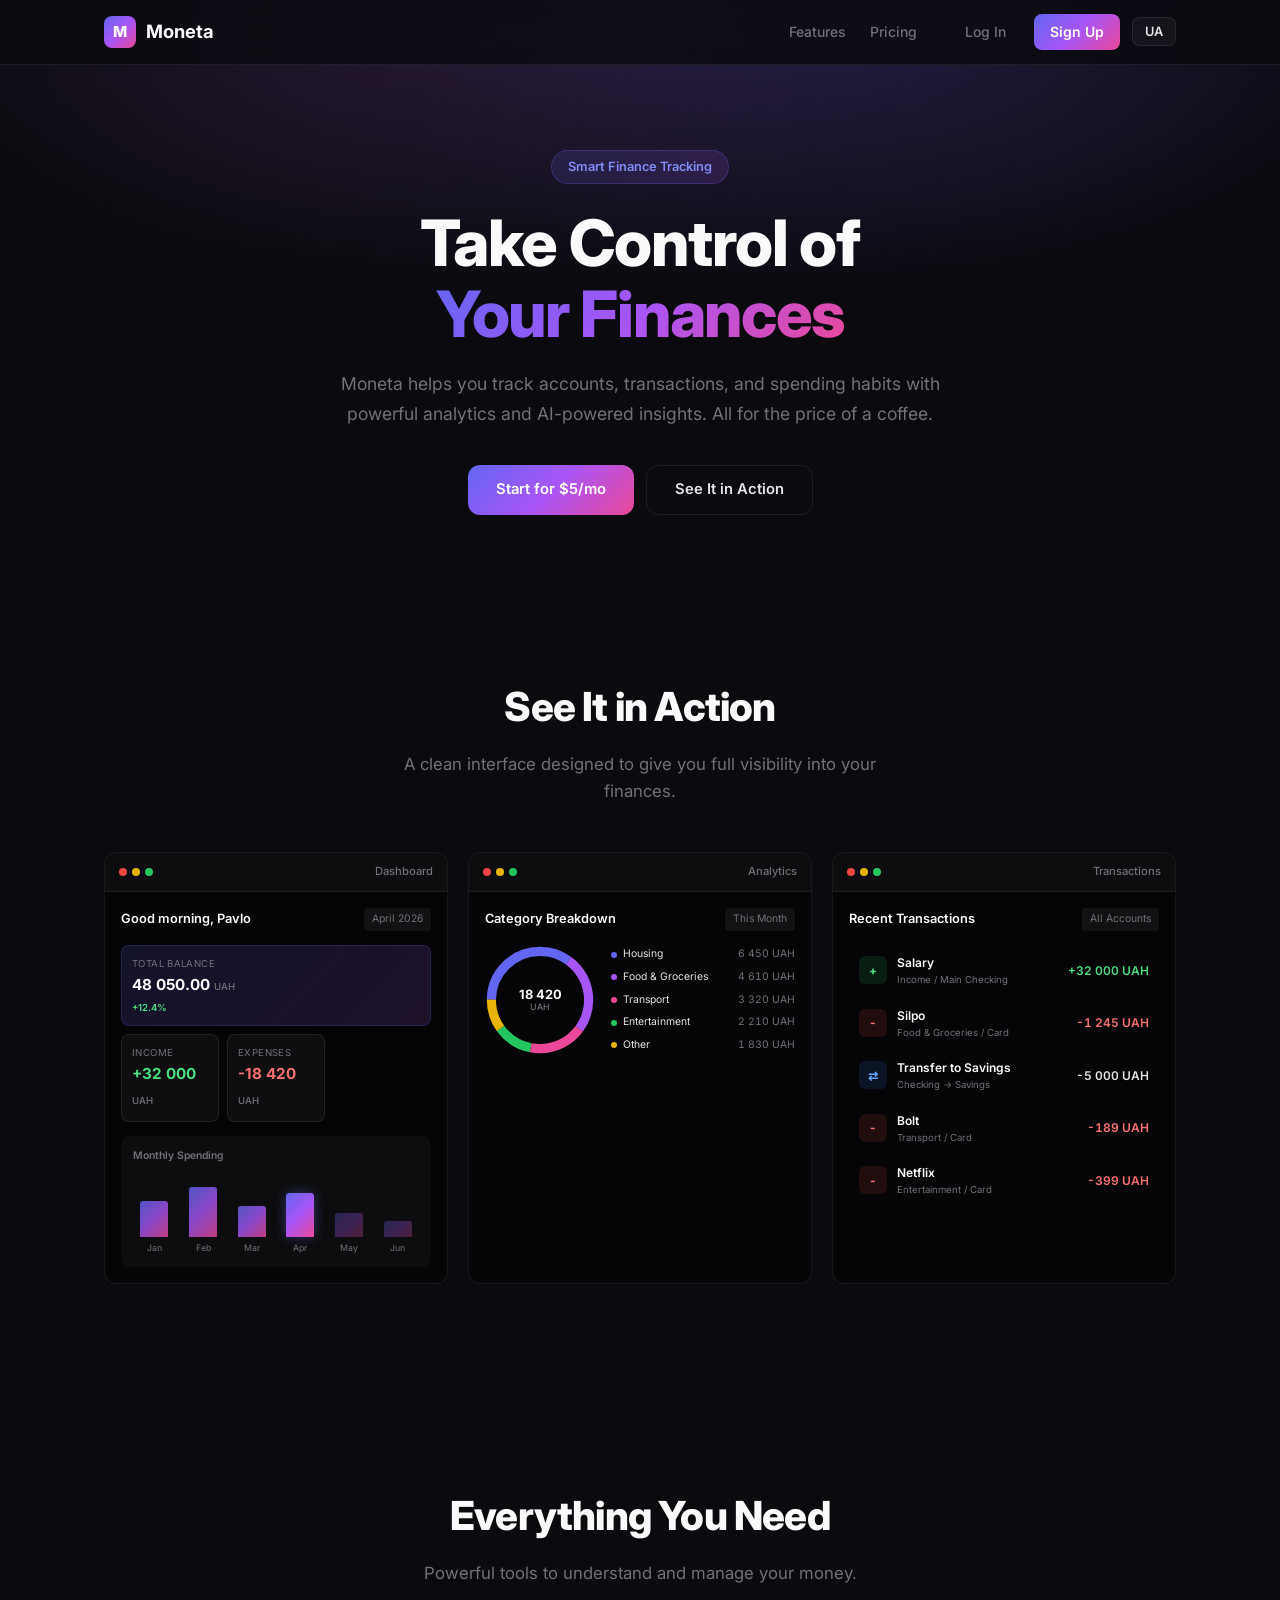
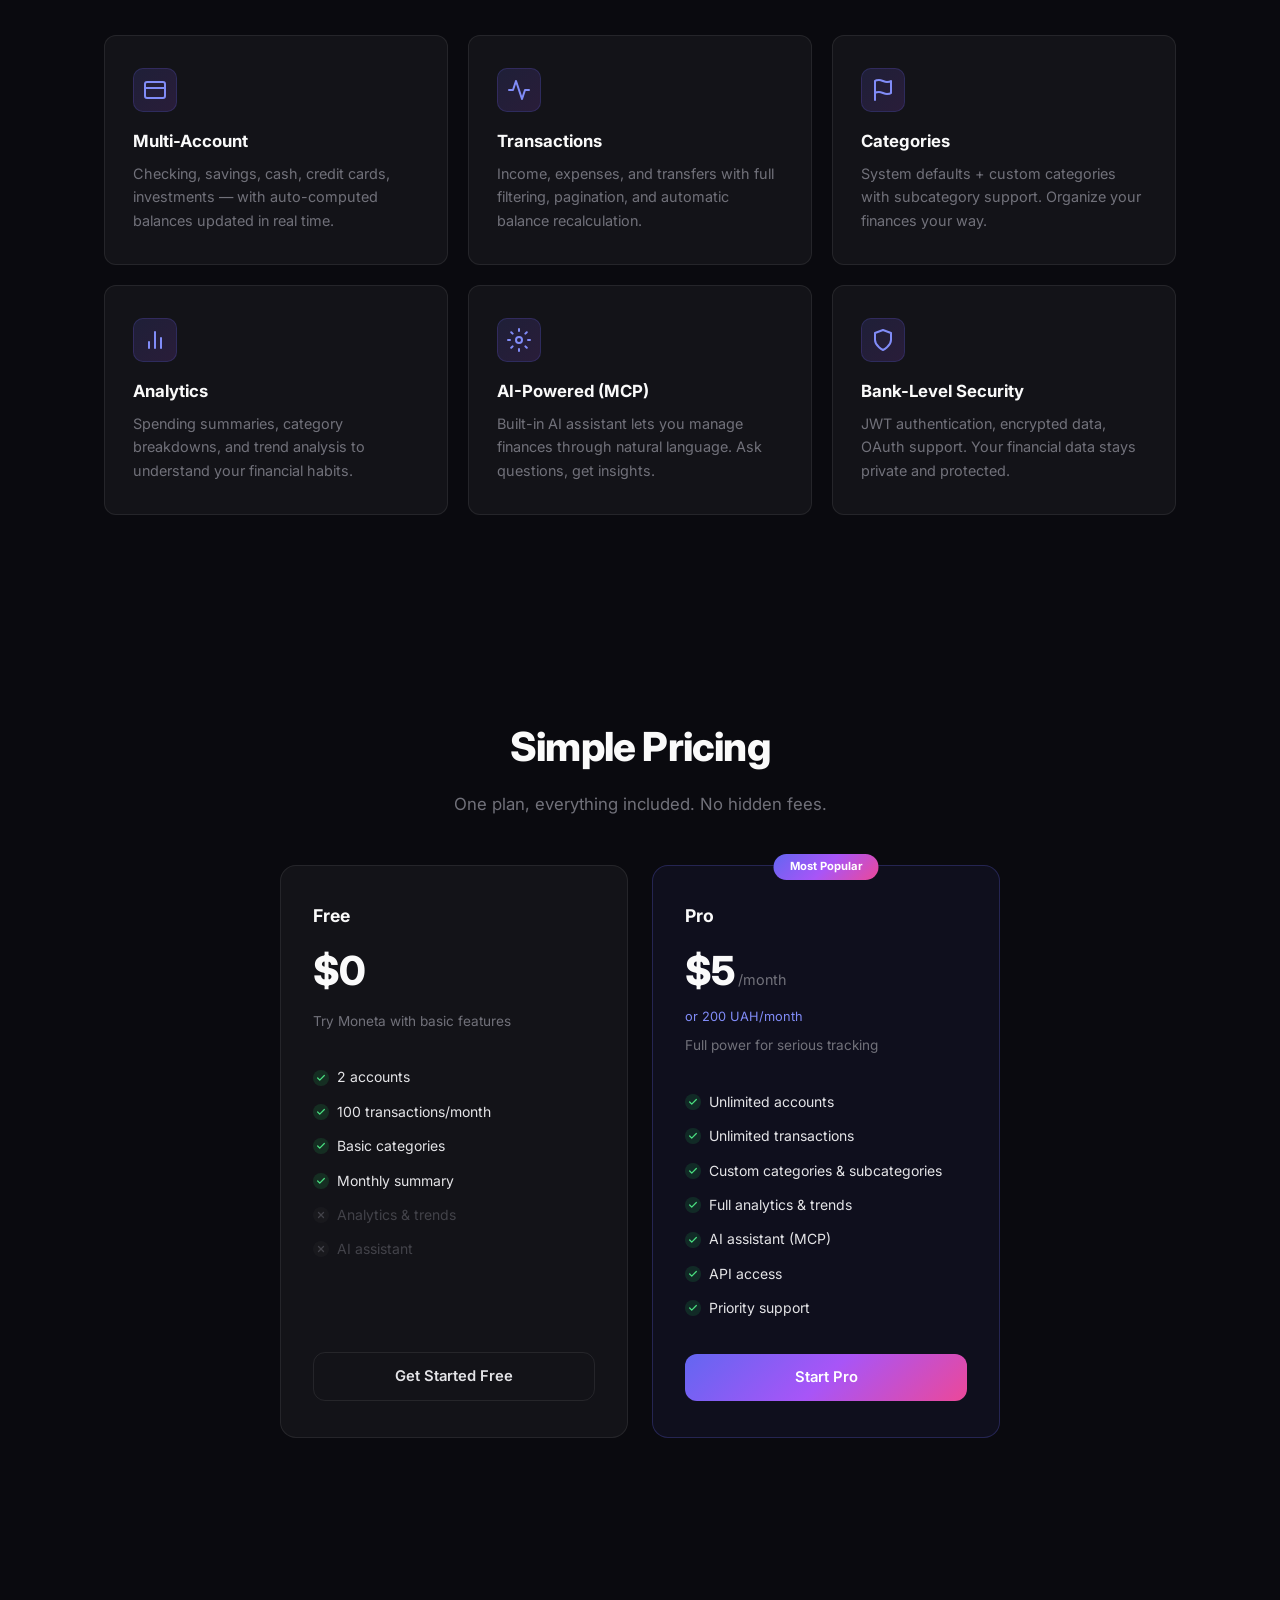
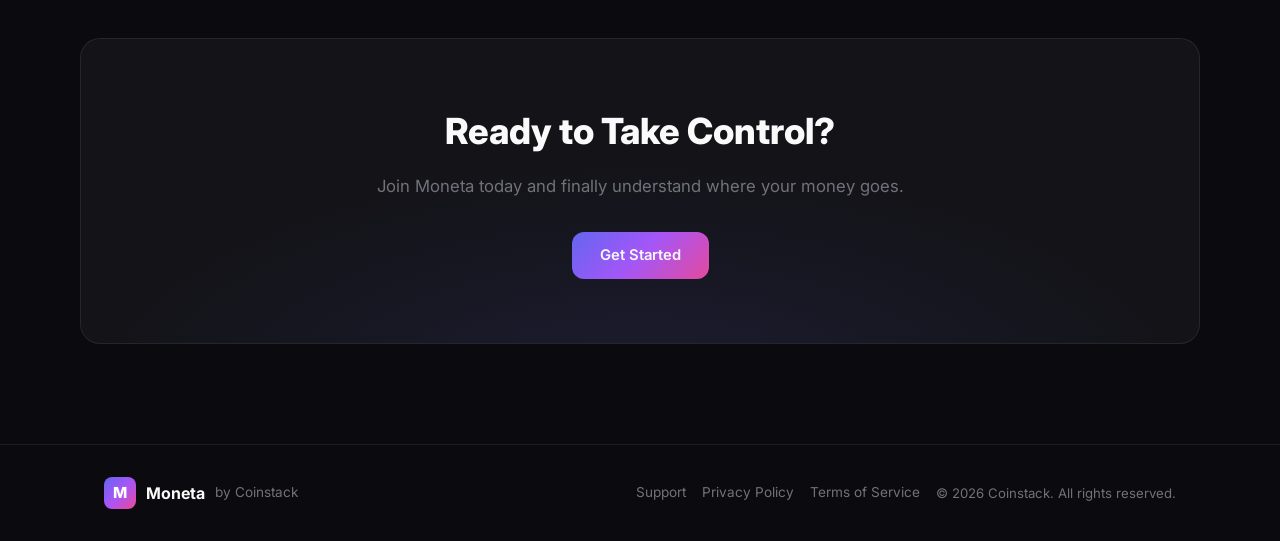
<file: index.html>
<!DOCTYPE html>
<html lang="en">
<head>
  <meta charset="UTF-8" />
  <meta name="viewport" content="width=device-width, initial-scale=1.0" />
  <title>Moneta by Coinstack — Personal Finance Tracking</title>
  <meta name="description" content="Moneta by Coinstack — modern personal finance tracking. Accounts, transactions, categories, analytics, AI-powered insights." />
  <link rel="icon" type="image/png" href="/favicon.png" />
  <link rel="icon" type="image/svg+xml" href="/logo.svg" />
  <link rel="stylesheet" href="style.css" />
  <!-- Mixpanel -->
  <script>
    (function(f,b){if(!b.__SV){var e,g,i,h;window.mixpanel=b;b._i=[];b.init=function(e,f,c){function g(a,d){var b=d.split(".");2==b.length&&(a=a[b[0]],d=b[1]);a[d]=function(){a.push([d].concat(Array.prototype.slice.call(arguments,0)))}}var a=b;"undefined"!==typeof c?a=b[c]=[]:c="mixpanel";a.people=a.people||[];a.toString=function(a){var d="mixpanel";"mixpanel"!==c&&(d+="."+c);a||(d+=" (stub)");return d};a.people.toString=function(){return a.toString(1)+".people (stub)"};i="disable time_event track track_pageview track_links track_forms track_with_groups add_group set_group remove_group register register_once alias unregister identify name_tag set_config reset opt_in_tracking opt_out_tracking has_opted_in_tracking has_opted_out_tracking clear_opt_in_out_tracking start_batch_senders people.set people.set_once people.unset people.increment people.append people.union people.track_charge people.clear_charges people.delete_user people.remove".split(" ");for(h=0;h<i.length;h++)g(a,i[h]);var j="set set_once union unset remove delete".split(" ");a.get_group=function(){function b(c){d[c]=function(){call2_args=arguments;call2=[c].concat(Array.prototype.slice.call(call2_args,0));a.push([e,call2])}}for(var d={},e=["get_group"].concat(Array.prototype.slice.call(arguments,0)),c=0;c<j.length;c++)b(j[c]);return d};b._i.push([e,f,c])};b.__SV=1.2;e=f.createElement("script");e.type="text/javascript";e.async=!0;e.src="https://cdn.mxpnl.com/libs/mixpanel-2-latest.min.js";g=f.getElementsByTagName("script")[0];g.parentNode.insertBefore(e,g)}})(document,window.mixpanel||[]);
    mixpanel.init("e6898279e02b362704def8d50ab068e0", {
      track_pageview: true,
      loaded: function (mp) {
        var id = mp.get_distinct_id();
        document.querySelectorAll('a[href*="app.coinstack.cloud"]').forEach(function (a) {
          var url = new URL(a.href);
          url.searchParams.set("mp_id", id);
          a.href = url.toString();
        });
      }
    });
  </script>
  <link rel="preconnect" href="https://fonts.googleapis.com" />
  <link rel="preconnect" href="https://fonts.gstatic.com" crossorigin />
  <link href="https://fonts.googleapis.com/css2?family=Inter:wght@400;500;600;700;800&display=swap" rel="stylesheet" />
</head>
<body>
  <!-- Nav -->
  <nav class="nav">
    <div class="nav__inner container">
      <a href="#" class="nav__logo">
        <span class="nav__logo-icon">M</span>
        <span>Moneta</span>
      </a>
      <div class="nav__right">
        <div class="nav__links">
          <a href="#features" class="nav__link" data-i18n="nav.features">Features</a>
          <a href="#pricing" class="nav__link" data-i18n="nav.pricing">Pricing</a>
        </div>
        <div class="nav__actions">
          <a href="https://app.coinstack.cloud/login" class="nav__btn nav__btn--login" data-i18n="nav.login">Log In</a>
          <a href="https://app.coinstack.cloud/register" class="nav__btn nav__btn--register" data-i18n="nav.register">Sign Up</a>
          <button class="lang-toggle" id="langToggle" aria-label="Switch language">
            <span class="lang-toggle__flag" id="langFlag">UA</span>
          </button>
        </div>
      </div>
    </div>
  </nav>

  <!-- Hero -->
  <section class="hero">
    <div class="hero__bg"></div>
    <div class="container hero__inner">
      <div class="hero__badge" data-i18n="hero.badge">Smart Finance Tracking</div>
      <h1 class="hero__title">
        <span data-i18n="hero.title1">Take Control of</span><br />
        <span class="hero__title--gradient" data-i18n="hero.title2">Your Finances</span>
      </h1>
      <p class="hero__subtitle" data-i18n="hero.subtitle">
        Moneta helps you track accounts, transactions, and spending habits with powerful analytics and AI-powered insights. All for the price of a coffee.
      </p>
      <div class="hero__cta">
        <a href="#pricing" class="btn btn--primary" data-i18n="hero.cta1">Start for $5/mo</a>
        <a href="#screenshots" class="btn btn--outline" data-i18n="hero.cta2">See It in Action</a>
      </div>
    </div>
  </section>

  <!-- Screenshots -->
  <section class="screenshots" id="screenshots">
    <div class="container">
      <h2 class="section__title" data-i18n="screenshots.title">See It in Action</h2>
      <p class="section__subtitle" data-i18n="screenshots.subtitle">A clean interface designed to give you full visibility into your finances.</p>

      <div class="screenshots__carousel">
        <!-- Dashboard mockup -->
        <div class="mockup">
          <div class="mockup__header">
            <div class="mockup__dots">
              <span></span><span></span><span></span>
            </div>
            <span class="mockup__tab" data-i18n="screenshots.tab.dashboard">Dashboard</span>
          </div>
          <div class="mockup__body">
            <div class="mockup__topbar">
              <span class="mockup__greeting" data-i18n="screenshots.greeting">Good morning, Pavlo</span>
              <span class="mockup__date">April 2026</span>
            </div>
            <div class="mockup__cards">
              <div class="mockup__stat-card mockup__stat-card--balance">
                <span class="mockup__stat-label" data-i18n="screenshots.totalBalance">Total Balance</span>
                <span class="mockup__stat-value">48 050.00 <small>UAH</small></span>
                <span class="mockup__stat-change mockup__stat-change--up">+12.4%</span>
              </div>
              <div class="mockup__stat-card">
                <span class="mockup__stat-label" data-i18n="screenshots.income">Income</span>
                <span class="mockup__stat-value mockup__stat-value--green">+32 000 <small>UAH</small></span>
              </div>
              <div class="mockup__stat-card">
                <span class="mockup__stat-label" data-i18n="screenshots.expenses">Expenses</span>
                <span class="mockup__stat-value mockup__stat-value--red">-18 420 <small>UAH</small></span>
              </div>
            </div>
            <div class="mockup__chart-section">
              <span class="mockup__chart-title" data-i18n="screenshots.spendingChart">Monthly Spending</span>
              <div class="mockup__bars">
                <div class="mockup__bar-group"><div class="mockup__bar" style="height:45%"></div><span>Jan</span></div>
                <div class="mockup__bar-group"><div class="mockup__bar" style="height:62%"></div><span>Feb</span></div>
                <div class="mockup__bar-group"><div class="mockup__bar" style="height:38%"></div><span>Mar</span></div>
                <div class="mockup__bar-group"><div class="mockup__bar mockup__bar--active" style="height:55%"></div><span>Apr</span></div>
                <div class="mockup__bar-group"><div class="mockup__bar mockup__bar--dim" style="height:30%"></div><span>May</span></div>
                <div class="mockup__bar-group"><div class="mockup__bar mockup__bar--dim" style="height:20%"></div><span>Jun</span></div>
              </div>
            </div>
          </div>
        </div>

        <!-- Analytics mockup -->
        <div class="mockup">
          <div class="mockup__header">
            <div class="mockup__dots">
              <span></span><span></span><span></span>
            </div>
            <span class="mockup__tab" data-i18n="screenshots.tab.analytics">Analytics</span>
          </div>
          <div class="mockup__body">
            <div class="mockup__topbar">
              <span class="mockup__greeting" data-i18n="screenshots.categoryBreakdown">Category Breakdown</span>
              <span class="mockup__date" data-i18n="screenshots.thisMonth">This Month</span>
            </div>
            <div class="mockup__donut-section">
              <div class="mockup__donut">
                <svg viewBox="0 0 36 36">
                  <circle cx="18" cy="18" r="15.915" fill="none" stroke="rgba(255,255,255,0.05)" stroke-width="3"/>
                  <circle cx="18" cy="18" r="15.915" fill="none" stroke="#6366f1" stroke-width="3" stroke-dasharray="35 65" stroke-dashoffset="25"/>
                  <circle cx="18" cy="18" r="15.915" fill="none" stroke="#a855f7" stroke-width="3" stroke-dasharray="25 75" stroke-dashoffset="90"/>
                  <circle cx="18" cy="18" r="15.915" fill="none" stroke="#ec4899" stroke-width="3" stroke-dasharray="18 82" stroke-dashoffset="65"/>
                  <circle cx="18" cy="18" r="15.915" fill="none" stroke="#22c55e" stroke-width="3" stroke-dasharray="12 88" stroke-dashoffset="47"/>
                  <circle cx="18" cy="18" r="15.915" fill="none" stroke="#eab308" stroke-width="3" stroke-dasharray="10 90" stroke-dashoffset="35"/>
                </svg>
                <span class="mockup__donut-center">18 420<br/><small>UAH</small></span>
              </div>
              <div class="mockup__legend">
                <div class="mockup__legend-item"><span class="mockup__legend-dot" style="background:#6366f1"></span><span data-i18n="screenshots.cat.housing">Housing</span><span class="mockup__legend-val">6 450 UAH</span></div>
                <div class="mockup__legend-item"><span class="mockup__legend-dot" style="background:#a855f7"></span><span data-i18n="screenshots.cat.food">Food & Groceries</span><span class="mockup__legend-val">4 610 UAH</span></div>
                <div class="mockup__legend-item"><span class="mockup__legend-dot" style="background:#ec4899"></span><span data-i18n="screenshots.cat.transport">Transport</span><span class="mockup__legend-val">3 320 UAH</span></div>
                <div class="mockup__legend-item"><span class="mockup__legend-dot" style="background:#22c55e"></span><span data-i18n="screenshots.cat.entertainment">Entertainment</span><span class="mockup__legend-val">2 210 UAH</span></div>
                <div class="mockup__legend-item"><span class="mockup__legend-dot" style="background:#eab308"></span><span data-i18n="screenshots.cat.other">Other</span><span class="mockup__legend-val">1 830 UAH</span></div>
              </div>
            </div>
          </div>
        </div>

        <!-- Transactions mockup -->
        <div class="mockup">
          <div class="mockup__header">
            <div class="mockup__dots">
              <span></span><span></span><span></span>
            </div>
            <span class="mockup__tab" data-i18n="screenshots.tab.transactions">Transactions</span>
          </div>
          <div class="mockup__body">
            <div class="mockup__topbar">
              <span class="mockup__greeting" data-i18n="screenshots.recentTransactions">Recent Transactions</span>
              <span class="mockup__filter-pill" data-i18n="screenshots.allAccounts">All Accounts</span>
            </div>
            <div class="mockup__tx-list">
              <div class="mockup__tx">
                <div class="mockup__tx-icon mockup__tx-icon--green">+</div>
                <div class="mockup__tx-info">
                  <span class="mockup__tx-name" data-i18n="screenshots.tx.salary">Salary</span>
                  <span class="mockup__tx-cat" data-i18n="screenshots.tx.salarycat">Income / Main Checking</span>
                </div>
                <span class="mockup__tx-amount mockup__tx-amount--green">+32 000 UAH</span>
              </div>
              <div class="mockup__tx">
                <div class="mockup__tx-icon mockup__tx-icon--red">-</div>
                <div class="mockup__tx-info">
                  <span class="mockup__tx-name">Silpo</span>
                  <span class="mockup__tx-cat" data-i18n="screenshots.tx.groceries">Food & Groceries / Card</span>
                </div>
                <span class="mockup__tx-amount mockup__tx-amount--red">-1 245 UAH</span>
              </div>
              <div class="mockup__tx">
                <div class="mockup__tx-icon mockup__tx-icon--blue">&#8644;</div>
                <div class="mockup__tx-info">
                  <span class="mockup__tx-name" data-i18n="screenshots.tx.transfer">Transfer to Savings</span>
                  <span class="mockup__tx-cat" data-i18n="screenshots.tx.transfercat">Checking &rarr; Savings</span>
                </div>
                <span class="mockup__tx-amount">-5 000 UAH</span>
              </div>
              <div class="mockup__tx">
                <div class="mockup__tx-icon mockup__tx-icon--red">-</div>
                <div class="mockup__tx-info">
                  <span class="mockup__tx-name">Bolt</span>
                  <span class="mockup__tx-cat" data-i18n="screenshots.tx.transport">Transport / Card</span>
                </div>
                <span class="mockup__tx-amount mockup__tx-amount--red">-189 UAH</span>
              </div>
              <div class="mockup__tx">
                <div class="mockup__tx-icon mockup__tx-icon--red">-</div>
                <div class="mockup__tx-info">
                  <span class="mockup__tx-name">Netflix</span>
                  <span class="mockup__tx-cat" data-i18n="screenshots.tx.entertainment">Entertainment / Card</span>
                </div>
                <span class="mockup__tx-amount mockup__tx-amount--red">-399 UAH</span>
              </div>
            </div>
          </div>
        </div>
      </div>
    </div>
  </section>

  <!-- Features -->
  <section class="features" id="features">
    <div class="container">
      <h2 class="section__title" data-i18n="features.title">Everything You Need</h2>
      <p class="section__subtitle" data-i18n="features.subtitle">Powerful tools to understand and manage your money.</p>
      <div class="features__grid">

        <div class="card">
          <div class="card__icon">
            <svg width="24" height="24" fill="none" stroke="currentColor" stroke-width="2" stroke-linecap="round" stroke-linejoin="round"><rect x="2" y="4" width="20" height="16" rx="2"/><path d="M2 10h20"/></svg>
          </div>
          <h3 class="card__title" data-i18n="features.accounts.title">Multi-Account</h3>
          <p class="card__text" data-i18n="features.accounts.text">Checking, savings, cash, credit cards, investments — with auto-computed balances updated in real time.</p>
        </div>

        <div class="card">
          <div class="card__icon">
            <svg width="24" height="24" fill="none" stroke="currentColor" stroke-width="2" stroke-linecap="round" stroke-linejoin="round"><polyline points="22 12 18 12 15 21 9 3 6 12 2 12"/></svg>
          </div>
          <h3 class="card__title" data-i18n="features.transactions.title">Transactions</h3>
          <p class="card__text" data-i18n="features.transactions.text">Income, expenses, and transfers with full filtering, pagination, and automatic balance recalculation.</p>
        </div>

        <div class="card">
          <div class="card__icon">
            <svg width="24" height="24" fill="none" stroke="currentColor" stroke-width="2" stroke-linecap="round" stroke-linejoin="round"><path d="M4 15s1-1 4-1 5 2 8 2 4-1 4-1V3s-1 1-4 1-5-2-8-2-4 1-4 1z"/><line x1="4" y1="22" x2="4" y2="15"/></svg>
          </div>
          <h3 class="card__title" data-i18n="features.categories.title">Categories</h3>
          <p class="card__text" data-i18n="features.categories.text">System defaults + custom categories with subcategory support. Organize your finances your way.</p>
        </div>

        <div class="card">
          <div class="card__icon">
            <svg width="24" height="24" fill="none" stroke="currentColor" stroke-width="2" stroke-linecap="round" stroke-linejoin="round"><line x1="18" y1="20" x2="18" y2="10"/><line x1="12" y1="20" x2="12" y2="4"/><line x1="6" y1="20" x2="6" y2="14"/></svg>
          </div>
          <h3 class="card__title" data-i18n="features.analytics.title">Analytics</h3>
          <p class="card__text" data-i18n="features.analytics.text">Spending summaries, category breakdowns, and trend analysis to understand your financial habits.</p>
        </div>

        <div class="card">
          <div class="card__icon">
            <svg width="24" height="24" fill="none" stroke="currentColor" stroke-width="2" stroke-linecap="round" stroke-linejoin="round"><circle cx="12" cy="12" r="3"/><path d="M12 1v2M12 21v2M4.22 4.22l1.42 1.42M18.36 18.36l1.42 1.42M1 12h2M21 12h2M4.22 19.78l1.42-1.42M18.36 5.64l1.42-1.42"/></svg>
          </div>
          <h3 class="card__title" data-i18n="features.mcp.title">AI-Powered (MCP)</h3>
          <p class="card__text" data-i18n="features.mcp.text">Built-in AI assistant lets you manage finances through natural language. Ask questions, get insights.</p>
        </div>

        <div class="card">
          <div class="card__icon">
            <svg width="24" height="24" fill="none" stroke="currentColor" stroke-width="2" stroke-linecap="round" stroke-linejoin="round"><path d="M12 22s8-4 8-10V5l-8-3-8 3v7c0 6 8 10 8 10z"/></svg>
          </div>
          <h3 class="card__title" data-i18n="features.security.title">Bank-Level Security</h3>
          <p class="card__text" data-i18n="features.security.text">JWT authentication, encrypted data, OAuth support. Your financial data stays private and protected.</p>
        </div>

      </div>
    </div>
  </section>

  <!-- Pricing -->
  <section class="pricing" id="pricing">
    <div class="container">
      <h2 class="section__title" data-i18n="pricing.title">Simple Pricing</h2>
      <p class="section__subtitle" data-i18n="pricing.subtitle">One plan, everything included. No hidden fees.</p>
      <div class="pricing__grid">

        <div class="pricing__card pricing__card--free">
          <div class="pricing__card-header">
            <h3 class="pricing__plan" data-i18n="pricing.free.name">Free</h3>
            <div class="pricing__price">
              <span class="pricing__amount">$0</span>
            </div>
            <p class="pricing__desc" data-i18n="pricing.free.desc">Try Moneta with basic features</p>
          </div>
          <ul class="pricing__features">
            <li data-i18n="pricing.free.f1">2 accounts</li>
            <li data-i18n="pricing.free.f2">100 transactions/month</li>
            <li data-i18n="pricing.free.f3">Basic categories</li>
            <li data-i18n="pricing.free.f4">Monthly summary</li>
            <li class="pricing__features--disabled" data-i18n="pricing.free.f5">Analytics & trends</li>
            <li class="pricing__features--disabled" data-i18n="pricing.free.f6">AI assistant</li>
          </ul>
          <a href="#" class="btn btn--outline pricing__btn" data-i18n="pricing.free.cta">Get Started Free</a>
        </div>

        <div class="pricing__card pricing__card--pro">
          <div class="pricing__popular" data-i18n="pricing.popular">Most Popular</div>
          <div class="pricing__card-header">
            <h3 class="pricing__plan" data-i18n="pricing.pro.name">Pro</h3>
            <div class="pricing__price">
              <span class="pricing__amount" id="priceAmount">$5</span>
              <span class="pricing__period" data-i18n="pricing.period">/month</span>
            </div>
            <p class="pricing__price-alt" id="priceAlt" data-i18n="pricing.pro.alt">or 200 UAH/month</p>
            <p class="pricing__desc" data-i18n="pricing.pro.desc">Full power for serious tracking</p>
          </div>
          <ul class="pricing__features">
            <li data-i18n="pricing.pro.f1">Unlimited accounts</li>
            <li data-i18n="pricing.pro.f2">Unlimited transactions</li>
            <li data-i18n="pricing.pro.f3">Custom categories & subcategories</li>
            <li data-i18n="pricing.pro.f4">Full analytics & trends</li>
            <li data-i18n="pricing.pro.f5">AI assistant (MCP)</li>
            <li data-i18n="pricing.pro.f6">API access</li>
            <li data-i18n="pricing.pro.f7">Priority support</li>
          </ul>
          <a href="#" class="btn btn--primary pricing__btn" data-i18n="pricing.pro.cta">Start Pro</a>
        </div>

      </div>
    </div>
  </section>

  <!-- CTA -->
  <section class="cta">
    <div class="container cta__inner">
      <h2 class="cta__title" data-i18n="cta.title">Ready to Take Control?</h2>
      <p class="cta__text" data-i18n="cta.text">Join Moneta today and finally understand where your money goes.</p>
      <div class="hero__cta">
        <a href="#pricing" class="btn btn--primary" data-i18n="cta.start">Get Started</a>
      </div>
    </div>
  </section>

  <!-- Footer -->
  <footer class="footer">
    <div class="container footer__inner">
      <div class="footer__left">
        <span class="nav__logo-icon">M</span>
        <span>Moneta</span>
        <span class="footer__by">by Coinstack</span>
      </div>
      <div class="footer__right">
        <a href="mailto:support@coinstack.cloud" class="footer__link" data-i18n="footer.support">Support</a>
        <a href="/privacy.html" class="footer__link" data-i18n="footer.privacy">Privacy Policy</a>
        <a href="/terms.html" class="footer__link" data-i18n="footer.terms">Terms of Service</a>
        <span class="footer__copy" data-i18n="footer.copy">&copy; 2026 Coinstack. All rights reserved.</span>
      </div>
    </div>
  </footer>

  <script src="script.js"></script>
</body>
</html>
</file>
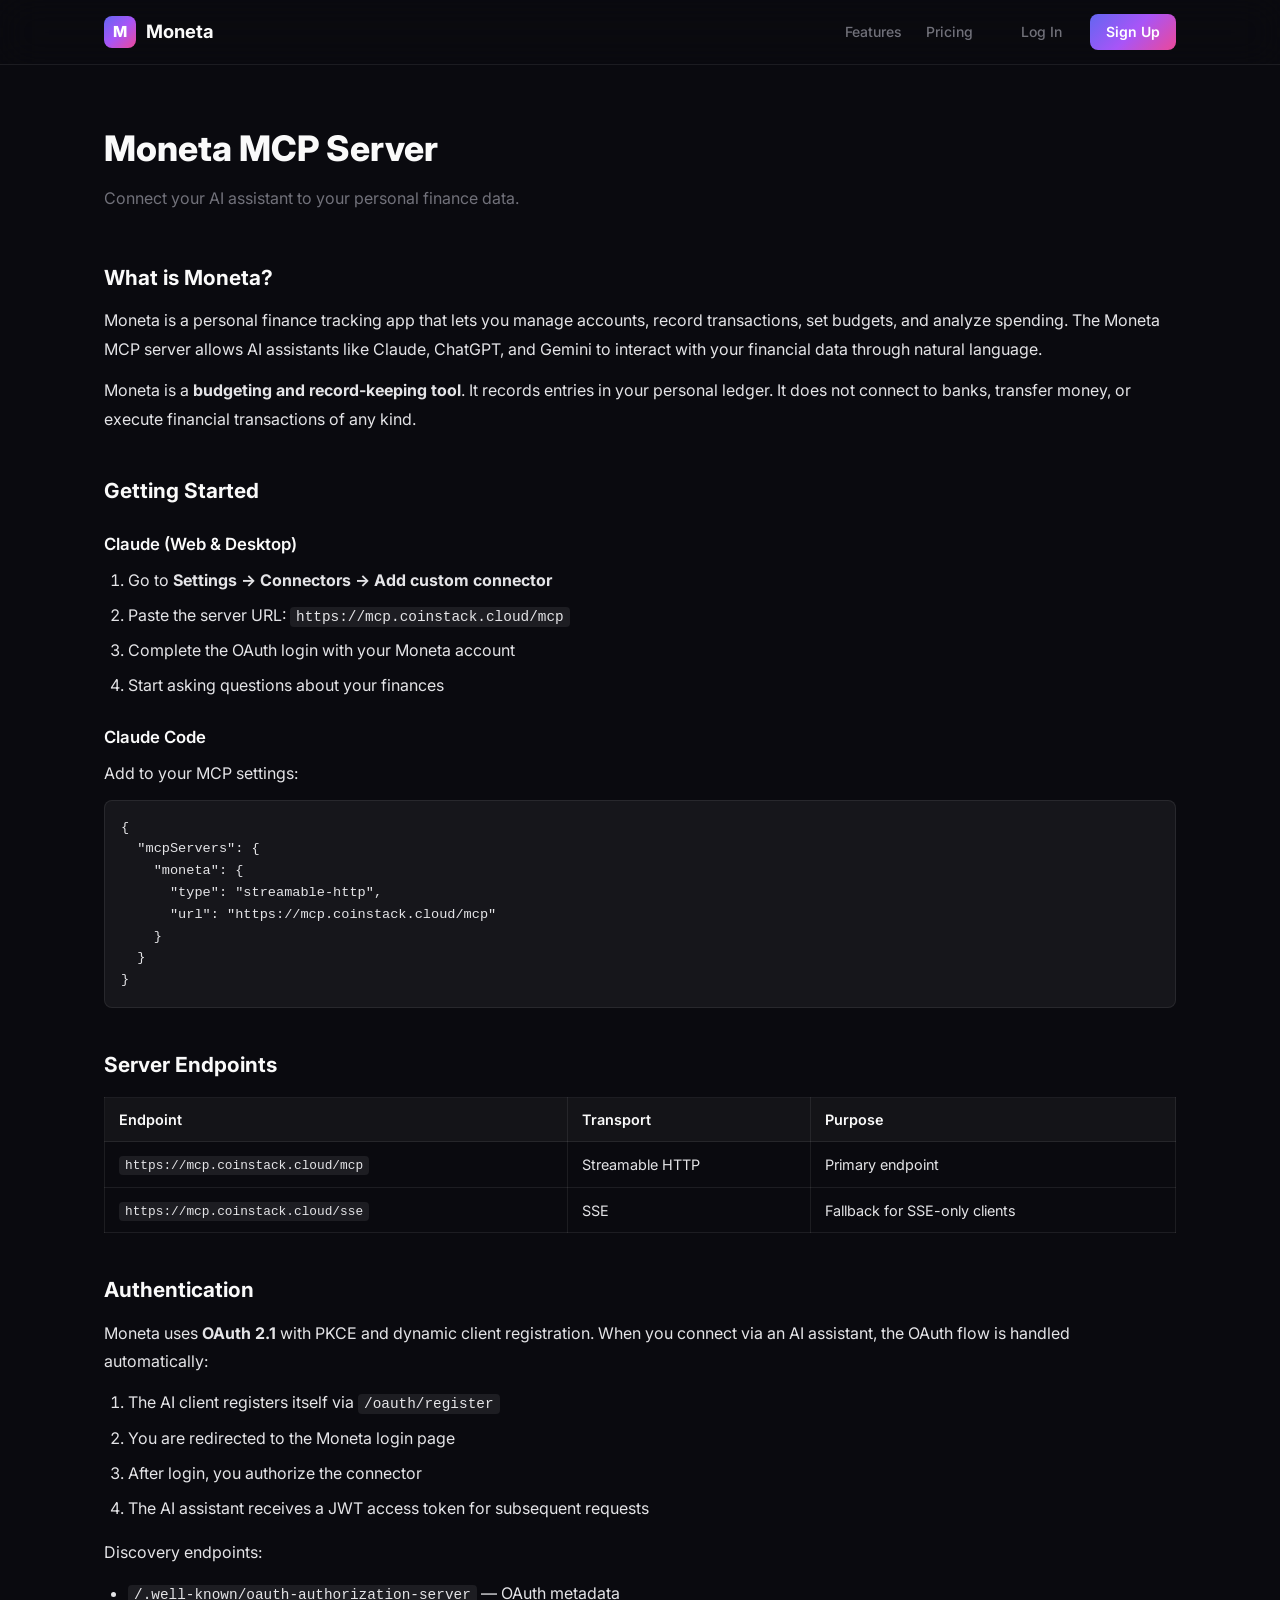
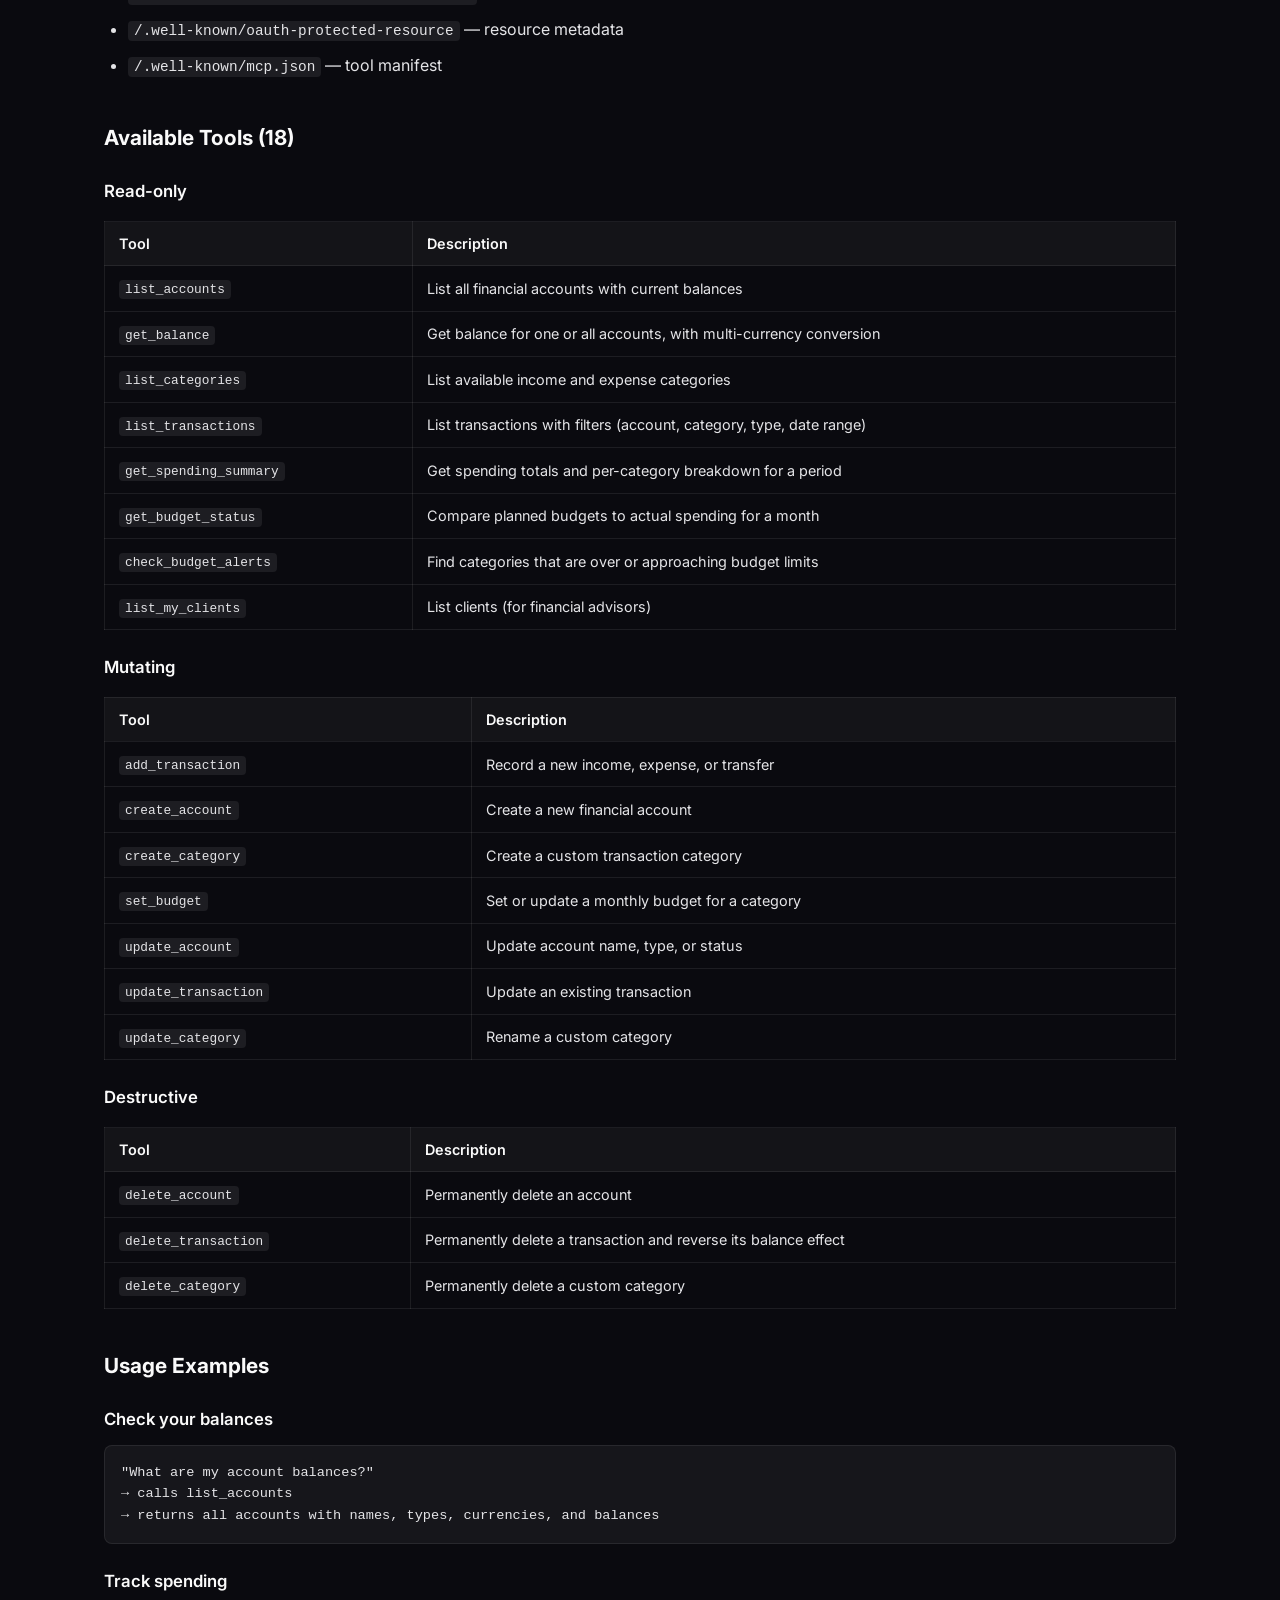
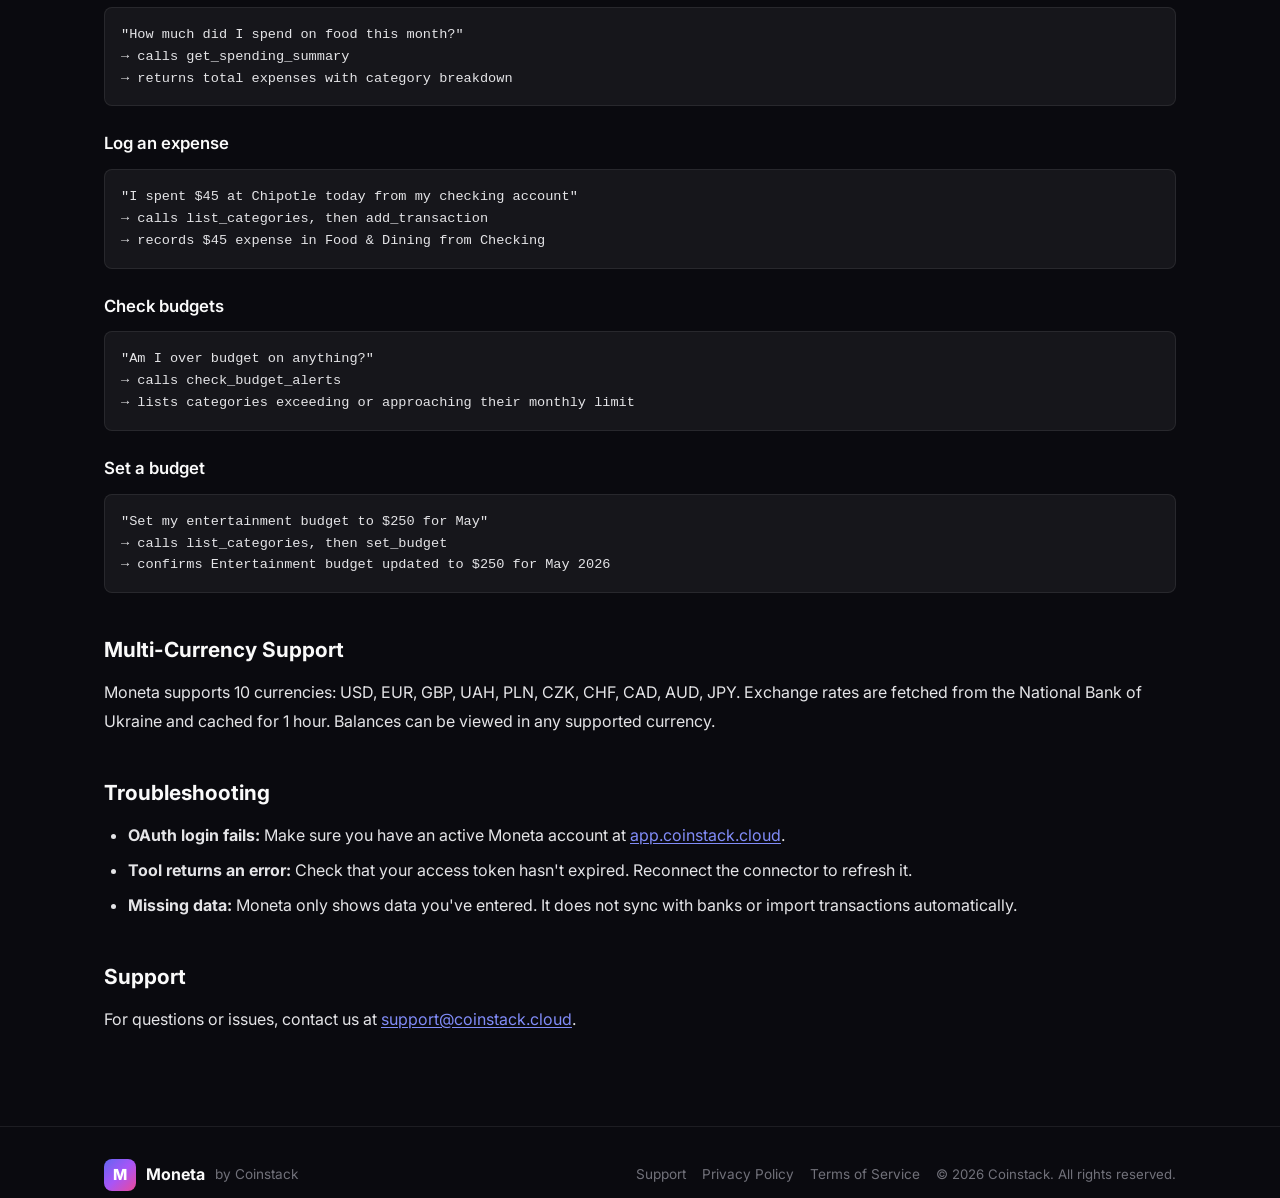
<file: docs.html>
<!DOCTYPE html>
<html lang="en">
<head>
  <meta charset="UTF-8" />
  <meta name="viewport" content="width=device-width, initial-scale=1.0" />
  <title>MCP Server Documentation — Moneta by Coinstack</title>
  <meta name="description" content="Documentation for the Moneta MCP server — connect your AI assistant to your personal finance data." />
  <link rel="icon" type="image/png" href="/favicon.png" />
  <link rel="icon" type="image/svg+xml" href="/logo.svg" />
  <link rel="stylesheet" href="style.css" />
  <link rel="preconnect" href="https://fonts.googleapis.com" />
  <link rel="preconnect" href="https://fonts.gstatic.com" crossorigin />
  <link href="https://fonts.googleapis.com/css2?family=Inter:wght@400;500;600;700;800&display=swap" rel="stylesheet" />
  <style>
    .docs {
      padding: 120px 0 80px;
    }
    .docs h1 {
      font-size: 2.2rem;
      font-weight: 800;
      color: var(--text-bright);
      margin-bottom: 8px;
    }
    .docs .docs__subtitle {
      color: var(--text-dim);
      font-size: 1rem;
      margin-bottom: 48px;
    }
    .docs h2 {
      font-size: 1.3rem;
      font-weight: 700;
      color: var(--text-bright);
      margin-top: 40px;
      margin-bottom: 12px;
    }
    .docs h3 {
      font-size: 1.05rem;
      font-weight: 600;
      color: var(--text-bright);
      margin-top: 24px;
      margin-bottom: 8px;
    }
    .docs p,
    .docs li {
      color: var(--text);
      line-height: 1.8;
      margin-bottom: 12px;
    }
    .docs ul, .docs ol {
      padding-left: 24px;
      margin-bottom: 16px;
    }
    .docs li {
      margin-bottom: 6px;
    }
    .docs a {
      color: var(--accent-light);
      text-decoration: underline;
      text-underline-offset: 2px;
    }
    .docs a:hover {
      color: var(--accent);
    }
    .docs code {
      background: rgba(255,255,255,0.08);
      padding: 2px 6px;
      border-radius: 4px;
      font-size: 0.9rem;
    }
    .docs pre {
      background: rgba(255,255,255,0.05);
      border: 1px solid var(--border);
      border-radius: 8px;
      padding: 16px;
      overflow-x: auto;
      margin: 12px 0 20px;
    }
    .docs pre code {
      background: none;
      padding: 0;
      font-size: 0.85rem;
      line-height: 1.6;
    }
    .docs table {
      width: 100%;
      border-collapse: collapse;
      margin: 16px 0 24px;
    }
    .docs th,
    .docs td {
      text-align: left;
      padding: 10px 14px;
      border: 1px solid var(--border);
      font-size: 0.9rem;
    }
    .docs th {
      background: var(--bg-card);
      color: var(--text-bright);
      font-weight: 600;
    }
    .docs td {
      color: var(--text);
    }
    .docs td code {
      font-size: 0.8rem;
    }
  </style>
</head>
<body>
  <!-- Nav -->
  <nav class="nav">
    <div class="nav__inner container">
      <a href="/" class="nav__logo">
        <span class="nav__logo-icon">M</span>
        <span>Moneta</span>
      </a>
      <div class="nav__right">
        <div class="nav__links">
          <a href="/#features" class="nav__link">Features</a>
          <a href="/#pricing" class="nav__link">Pricing</a>
        </div>
        <div class="nav__actions">
          <a href="https://app.coinstack.cloud/login" class="nav__btn nav__btn--login">Log In</a>
          <a href="https://app.coinstack.cloud/register" class="nav__btn nav__btn--register">Sign Up</a>
        </div>
      </div>
    </div>
  </nav>

  <main class="docs">
    <div class="container">
      <h1>Moneta MCP Server</h1>
      <p class="docs__subtitle">Connect your AI assistant to your personal finance data.</p>

      <h2>What is Moneta?</h2>
      <p>Moneta is a personal finance tracking app that lets you manage accounts, record transactions, set budgets, and analyze spending. The Moneta MCP server allows AI assistants like Claude, ChatGPT, and Gemini to interact with your financial data through natural language.</p>
      <p>Moneta is a <strong>budgeting and record-keeping tool</strong>. It records entries in your personal ledger. It does not connect to banks, transfer money, or execute financial transactions of any kind.</p>

      <h2>Getting Started</h2>

      <h3>Claude (Web &amp; Desktop)</h3>
      <ol>
        <li>Go to <strong>Settings &rarr; Connectors &rarr; Add custom connector</strong></li>
        <li>Paste the server URL: <code>https://mcp.coinstack.cloud/mcp</code></li>
        <li>Complete the OAuth login with your Moneta account</li>
        <li>Start asking questions about your finances</li>
      </ol>

      <h3>Claude Code</h3>
      <p>Add to your MCP settings:</p>
      <pre><code>{
  "mcpServers": {
    "moneta": {
      "type": "streamable-http",
      "url": "https://mcp.coinstack.cloud/mcp"
    }
  }
}</code></pre>

      <h2>Server Endpoints</h2>
      <table>
        <tr>
          <th>Endpoint</th>
          <th>Transport</th>
          <th>Purpose</th>
        </tr>
        <tr>
          <td><code>https://mcp.coinstack.cloud/mcp</code></td>
          <td>Streamable HTTP</td>
          <td>Primary endpoint</td>
        </tr>
        <tr>
          <td><code>https://mcp.coinstack.cloud/sse</code></td>
          <td>SSE</td>
          <td>Fallback for SSE-only clients</td>
        </tr>
      </table>

      <h2>Authentication</h2>
      <p>Moneta uses <strong>OAuth 2.1</strong> with PKCE and dynamic client registration. When you connect via an AI assistant, the OAuth flow is handled automatically:</p>
      <ol>
        <li>The AI client registers itself via <code>/oauth/register</code></li>
        <li>You are redirected to the Moneta login page</li>
        <li>After login, you authorize the connector</li>
        <li>The AI assistant receives a JWT access token for subsequent requests</li>
      </ol>
      <p>Discovery endpoints:</p>
      <ul>
        <li><code>/.well-known/oauth-authorization-server</code> &mdash; OAuth metadata</li>
        <li><code>/.well-known/oauth-protected-resource</code> &mdash; resource metadata</li>
        <li><code>/.well-known/mcp.json</code> &mdash; tool manifest</li>
      </ul>

      <h2>Available Tools (18)</h2>

      <h3>Read-only</h3>
      <table>
        <tr><th>Tool</th><th>Description</th></tr>
        <tr><td><code>list_accounts</code></td><td>List all financial accounts with current balances</td></tr>
        <tr><td><code>get_balance</code></td><td>Get balance for one or all accounts, with multi-currency conversion</td></tr>
        <tr><td><code>list_categories</code></td><td>List available income and expense categories</td></tr>
        <tr><td><code>list_transactions</code></td><td>List transactions with filters (account, category, type, date range)</td></tr>
        <tr><td><code>get_spending_summary</code></td><td>Get spending totals and per-category breakdown for a period</td></tr>
        <tr><td><code>get_budget_status</code></td><td>Compare planned budgets to actual spending for a month</td></tr>
        <tr><td><code>check_budget_alerts</code></td><td>Find categories that are over or approaching budget limits</td></tr>
        <tr><td><code>list_my_clients</code></td><td>List clients (for financial advisors)</td></tr>
      </table>

      <h3>Mutating</h3>
      <table>
        <tr><th>Tool</th><th>Description</th></tr>
        <tr><td><code>add_transaction</code></td><td>Record a new income, expense, or transfer</td></tr>
        <tr><td><code>create_account</code></td><td>Create a new financial account</td></tr>
        <tr><td><code>create_category</code></td><td>Create a custom transaction category</td></tr>
        <tr><td><code>set_budget</code></td><td>Set or update a monthly budget for a category</td></tr>
        <tr><td><code>update_account</code></td><td>Update account name, type, or status</td></tr>
        <tr><td><code>update_transaction</code></td><td>Update an existing transaction</td></tr>
        <tr><td><code>update_category</code></td><td>Rename a custom category</td></tr>
      </table>

      <h3>Destructive</h3>
      <table>
        <tr><th>Tool</th><th>Description</th></tr>
        <tr><td><code>delete_account</code></td><td>Permanently delete an account</td></tr>
        <tr><td><code>delete_transaction</code></td><td>Permanently delete a transaction and reverse its balance effect</td></tr>
        <tr><td><code>delete_category</code></td><td>Permanently delete a custom category</td></tr>
      </table>

      <h2>Usage Examples</h2>

      <h3>Check your balances</h3>
      <pre><code>"What are my account balances?"
&rarr; calls list_accounts
&rarr; returns all accounts with names, types, currencies, and balances</code></pre>

      <h3>Track spending</h3>
      <pre><code>"How much did I spend on food this month?"
&rarr; calls get_spending_summary
&rarr; returns total expenses with category breakdown</code></pre>

      <h3>Log an expense</h3>
      <pre><code>"I spent $45 at Chipotle today from my checking account"
&rarr; calls list_categories, then add_transaction
&rarr; records $45 expense in Food &amp; Dining from Checking</code></pre>

      <h3>Check budgets</h3>
      <pre><code>"Am I over budget on anything?"
&rarr; calls check_budget_alerts
&rarr; lists categories exceeding or approaching their monthly limit</code></pre>

      <h3>Set a budget</h3>
      <pre><code>"Set my entertainment budget to $250 for May"
&rarr; calls list_categories, then set_budget
&rarr; confirms Entertainment budget updated to $250 for May 2026</code></pre>

      <h2>Multi-Currency Support</h2>
      <p>Moneta supports 10 currencies: USD, EUR, GBP, UAH, PLN, CZK, CHF, CAD, AUD, JPY. Exchange rates are fetched from the National Bank of Ukraine and cached for 1 hour. Balances can be viewed in any supported currency.</p>

      <h2>Troubleshooting</h2>
      <ul>
        <li><strong>OAuth login fails:</strong> Make sure you have an active Moneta account at <a href="https://app.coinstack.cloud/register">app.coinstack.cloud</a>.</li>
        <li><strong>Tool returns an error:</strong> Check that your access token hasn't expired. Reconnect the connector to refresh it.</li>
        <li><strong>Missing data:</strong> Moneta only shows data you've entered. It does not sync with banks or import transactions automatically.</li>
      </ul>

      <h2>Support</h2>
      <p>For questions or issues, contact us at <a href="mailto:support@coinstack.cloud">support@coinstack.cloud</a>.</p>
    </div>
  </main>

  <!-- Footer -->
  <footer class="footer">
    <div class="container footer__inner">
      <div class="footer__left">
        <span class="nav__logo-icon">M</span>
        <span>Moneta</span>
        <span class="footer__by">by Coinstack</span>
      </div>
      <div class="footer__right">
        <a href="mailto:support@coinstack.cloud" class="footer__link">Support</a>
        <a href="/privacy.html" class="footer__link">Privacy Policy</a>
        <a href="/terms.html" class="footer__link">Terms of Service</a>
        <span class="footer__copy">&copy; 2026 Coinstack. All rights reserved.</span>
      </div>
    </div>
  </footer>
</body>
</html>
</file>
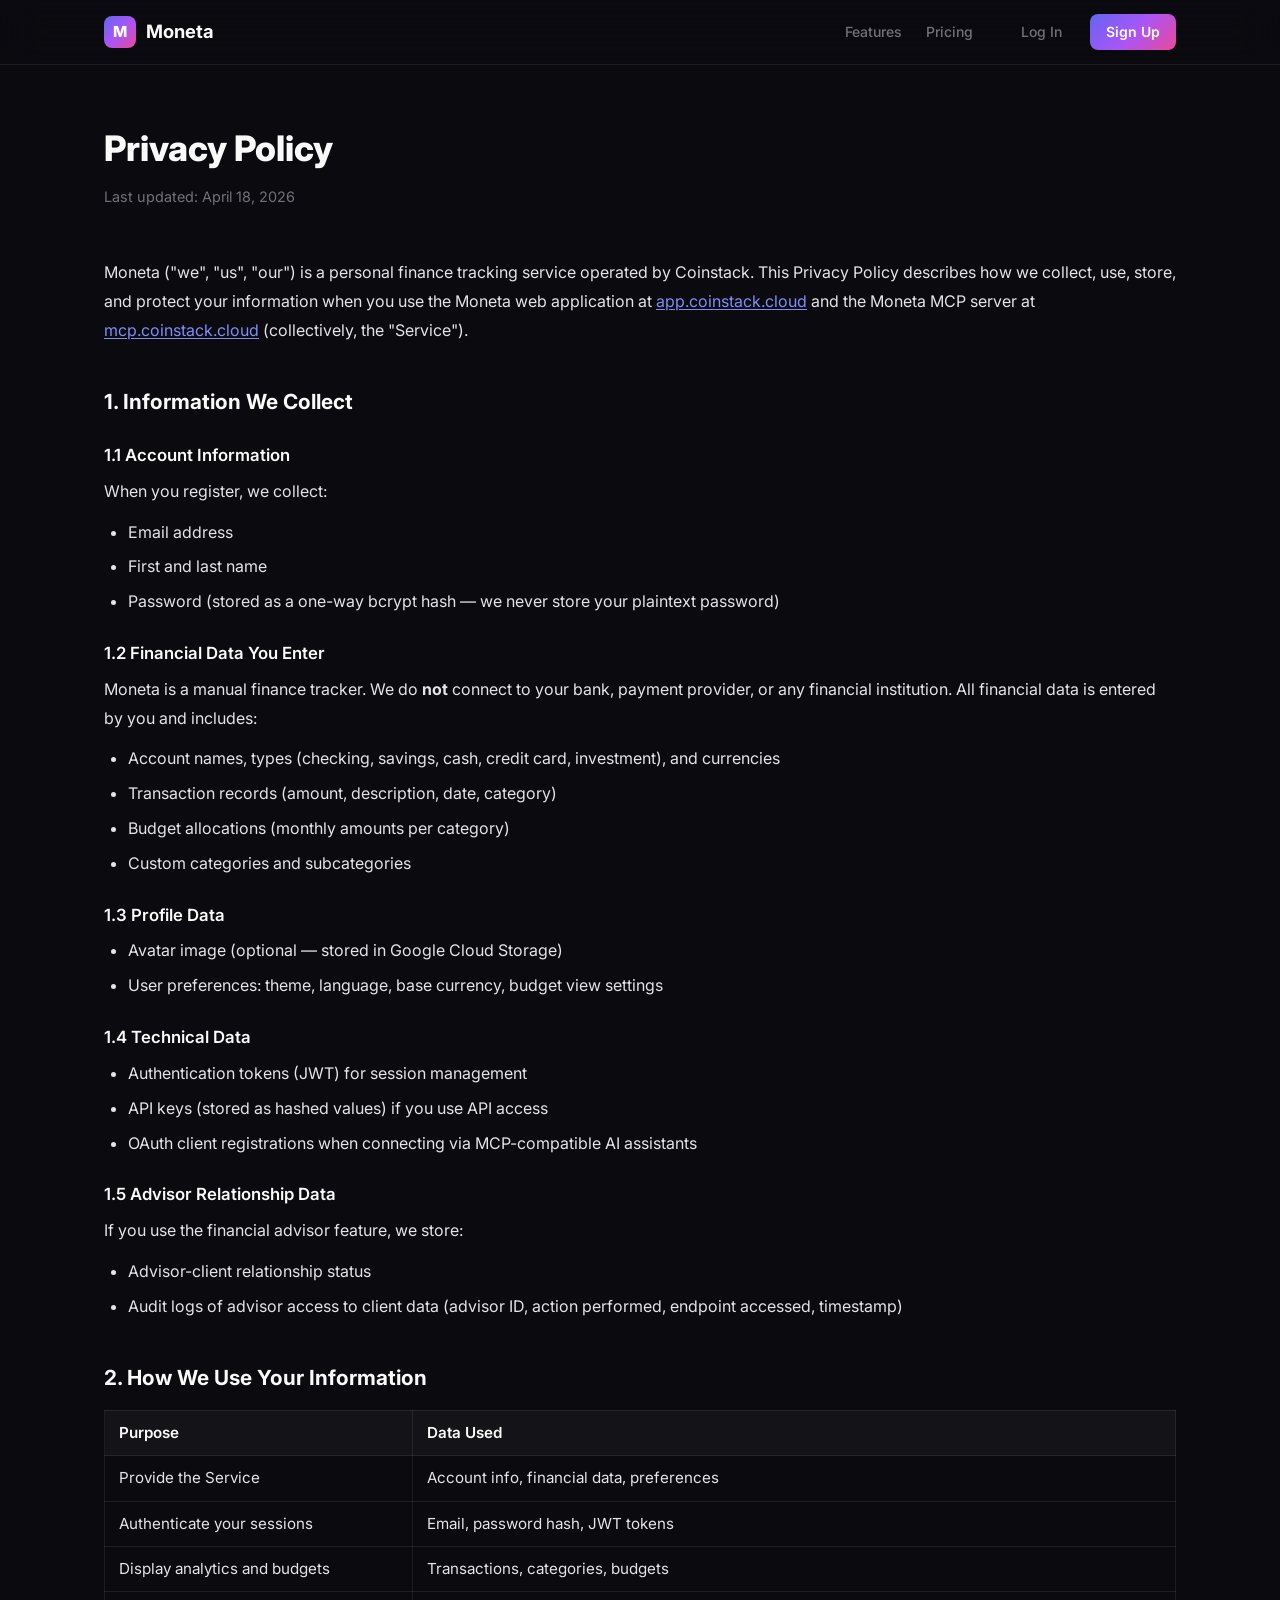
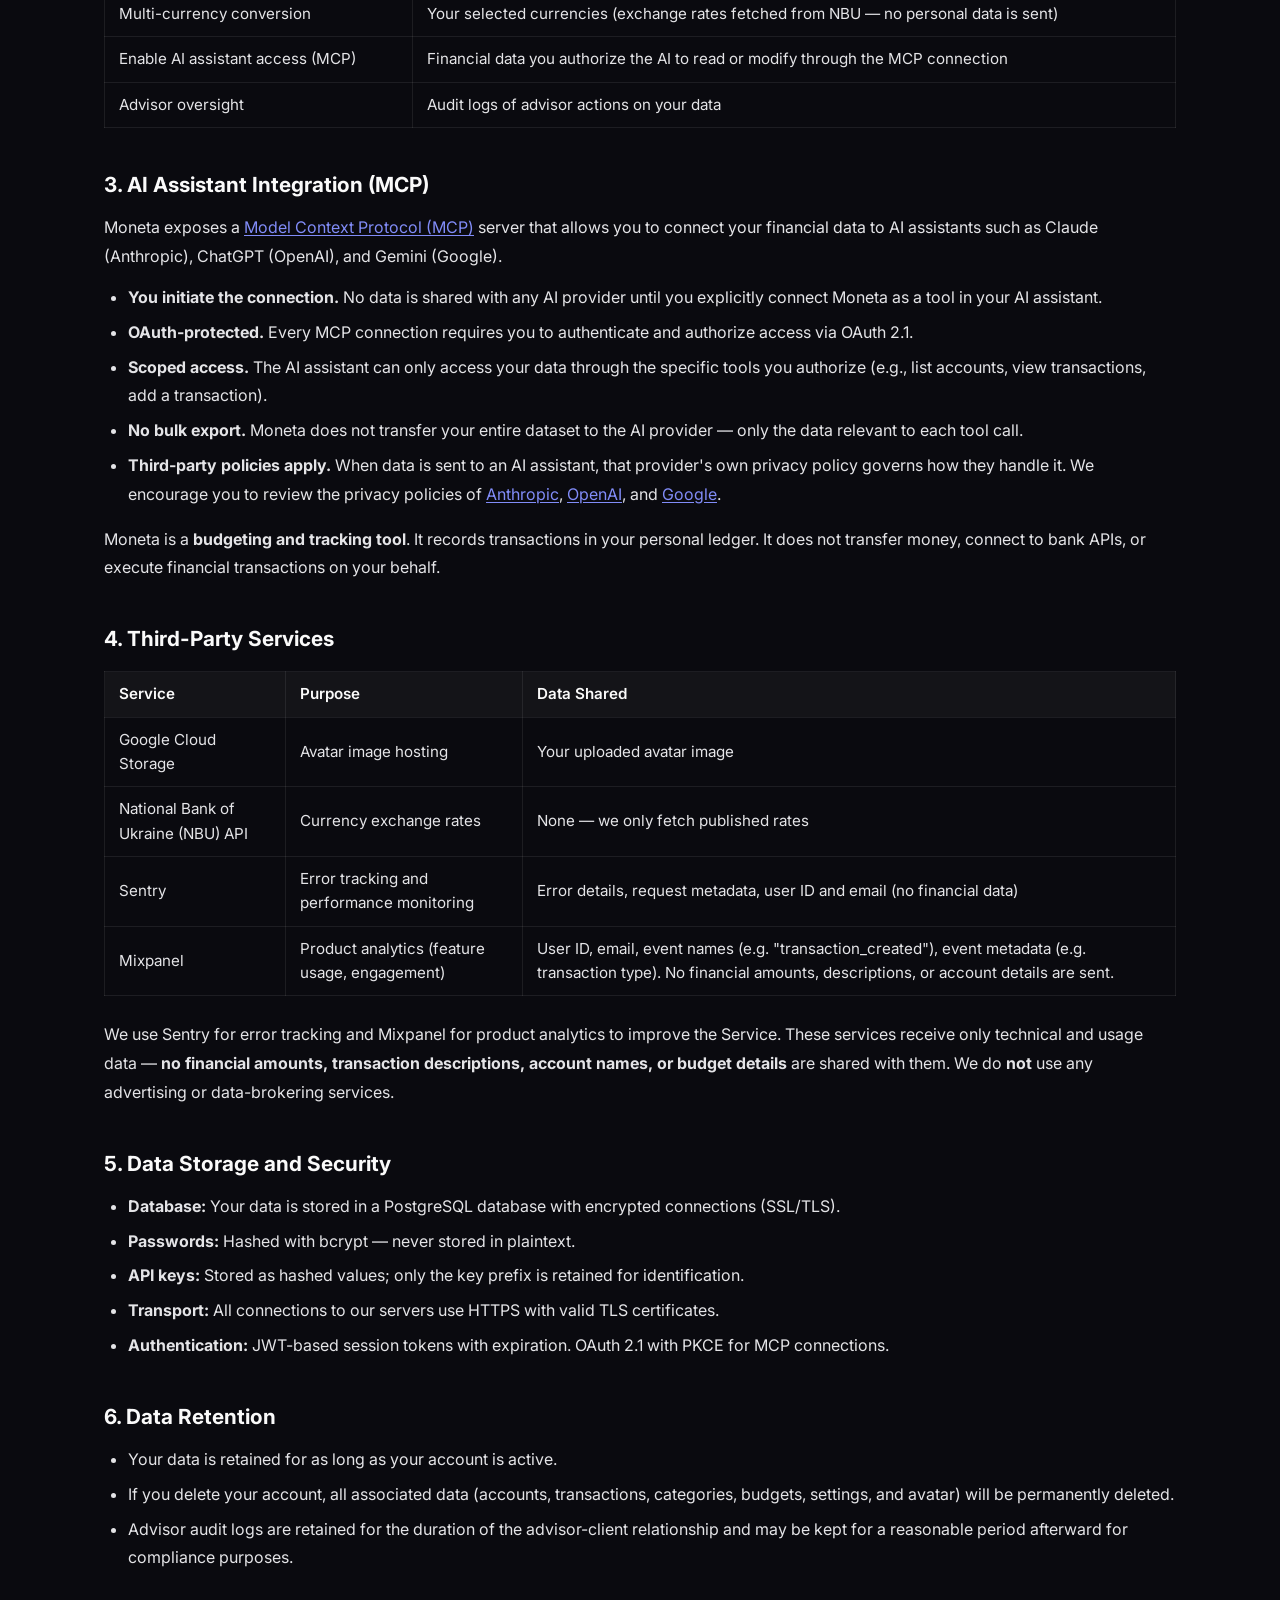
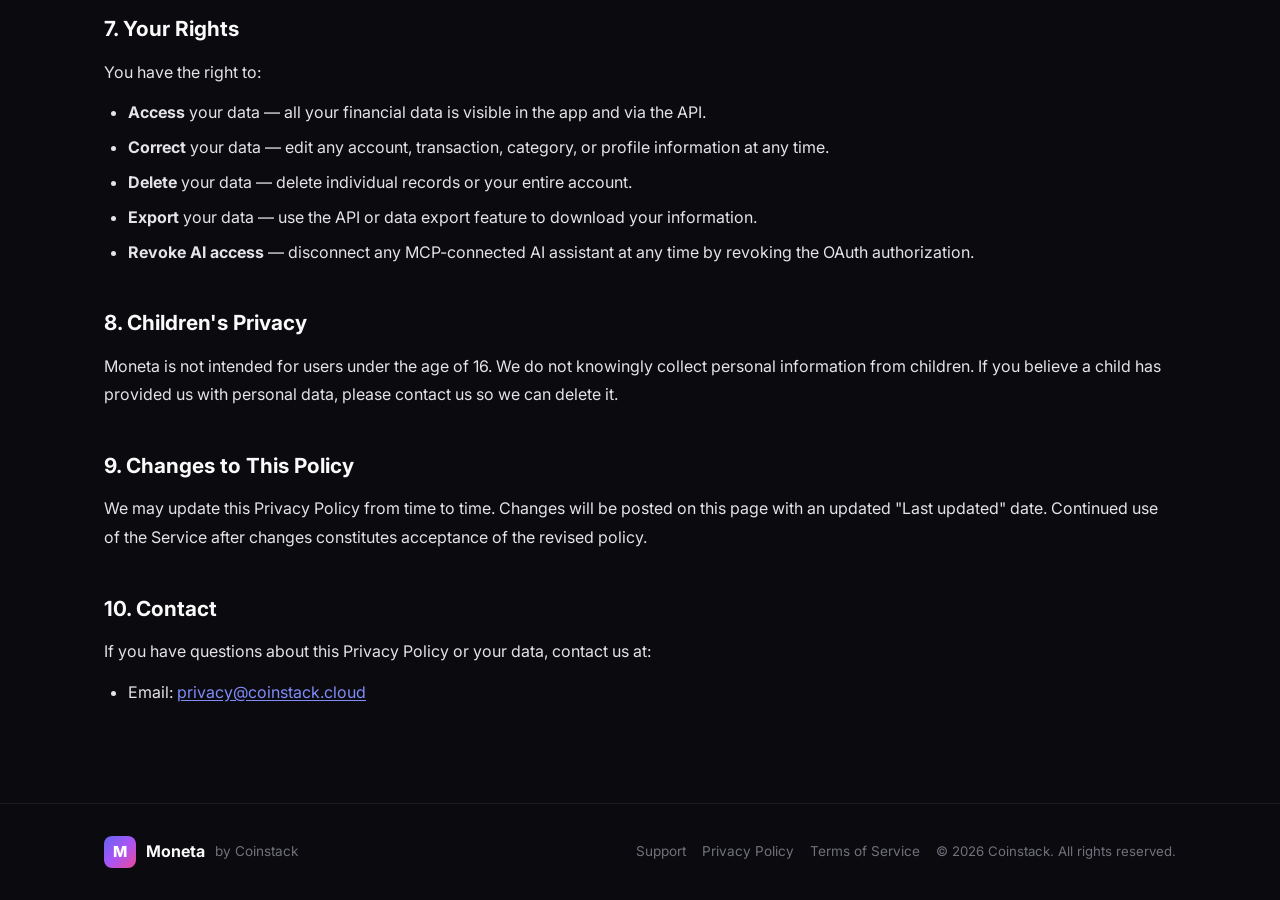
<file: privacy.html>
<!DOCTYPE html>
<html lang="en">
<head>
  <meta charset="UTF-8" />
  <meta name="viewport" content="width=device-width, initial-scale=1.0" />
  <title>Privacy Policy — Moneta by Coinstack</title>
  <meta name="description" content="Privacy Policy for Moneta by Coinstack — how we collect, use, and protect your data." />
  <link rel="icon" type="image/png" href="/favicon.png" />
  <link rel="icon" type="image/svg+xml" href="/logo.svg" />
  <link rel="stylesheet" href="style.css" />
  <link rel="preconnect" href="https://fonts.googleapis.com" />
  <link rel="preconnect" href="https://fonts.gstatic.com" crossorigin />
  <link href="https://fonts.googleapis.com/css2?family=Inter:wght@400;500;600;700;800&display=swap" rel="stylesheet" />
  <style>
    .legal {
      padding: 120px 0 80px;
    }
    .legal h1 {
      font-size: 2.2rem;
      font-weight: 800;
      color: var(--text-bright);
      margin-bottom: 8px;
    }
    .legal .legal__updated {
      color: var(--text-dim);
      font-size: 0.9rem;
      margin-bottom: 48px;
    }
    .legal h2 {
      font-size: 1.3rem;
      font-weight: 700;
      color: var(--text-bright);
      margin-top: 40px;
      margin-bottom: 12px;
    }
    .legal h3 {
      font-size: 1.05rem;
      font-weight: 600;
      color: var(--text-bright);
      margin-top: 24px;
      margin-bottom: 8px;
    }
    .legal p,
    .legal li {
      color: var(--text);
      line-height: 1.8;
      margin-bottom: 12px;
    }
    .legal ul {
      padding-left: 24px;
      margin-bottom: 16px;
    }
    .legal li {
      margin-bottom: 6px;
    }
    .legal a {
      color: var(--accent-light);
      text-decoration: underline;
      text-underline-offset: 2px;
    }
    .legal a:hover {
      color: var(--accent);
    }
    .legal table {
      width: 100%;
      border-collapse: collapse;
      margin: 16px 0 24px;
    }
    .legal th,
    .legal td {
      text-align: left;
      padding: 10px 14px;
      border: 1px solid var(--border);
      font-size: 0.95rem;
    }
    .legal th {
      background: var(--bg-card);
      color: var(--text-bright);
      font-weight: 600;
    }
    .legal td {
      color: var(--text);
    }
  </style>
</head>
<body>
  <!-- Nav -->
  <nav class="nav">
    <div class="nav__inner container">
      <a href="/" class="nav__logo">
        <span class="nav__logo-icon">M</span>
        <span>Moneta</span>
      </a>
      <div class="nav__right">
        <div class="nav__links">
          <a href="/#features" class="nav__link">Features</a>
          <a href="/#pricing" class="nav__link">Pricing</a>
        </div>
        <div class="nav__actions">
          <a href="https://app.coinstack.cloud/login" class="nav__btn nav__btn--login">Log In</a>
          <a href="https://app.coinstack.cloud/register" class="nav__btn nav__btn--register">Sign Up</a>
        </div>
      </div>
    </div>
  </nav>

  <main class="legal">
    <div class="container">
      <h1>Privacy Policy</h1>
      <p class="legal__updated">Last updated: April 18, 2026</p>

      <p>Moneta ("we", "us", "our") is a personal finance tracking service operated by Coinstack. This Privacy Policy describes how we collect, use, store, and protect your information when you use the Moneta web application at <a href="https://app.coinstack.cloud">app.coinstack.cloud</a> and the Moneta MCP server at <a href="https://mcp.coinstack.cloud">mcp.coinstack.cloud</a> (collectively, the "Service").</p>

      <h2>1. Information We Collect</h2>

      <h3>1.1 Account Information</h3>
      <p>When you register, we collect:</p>
      <ul>
        <li>Email address</li>
        <li>First and last name</li>
        <li>Password (stored as a one-way bcrypt hash — we never store your plaintext password)</li>
      </ul>

      <h3>1.2 Financial Data You Enter</h3>
      <p>Moneta is a manual finance tracker. We do <strong>not</strong> connect to your bank, payment provider, or any financial institution. All financial data is entered by you and includes:</p>
      <ul>
        <li>Account names, types (checking, savings, cash, credit card, investment), and currencies</li>
        <li>Transaction records (amount, description, date, category)</li>
        <li>Budget allocations (monthly amounts per category)</li>
        <li>Custom categories and subcategories</li>
      </ul>

      <h3>1.3 Profile Data</h3>
      <ul>
        <li>Avatar image (optional — stored in Google Cloud Storage)</li>
        <li>User preferences: theme, language, base currency, budget view settings</li>
      </ul>

      <h3>1.4 Technical Data</h3>
      <ul>
        <li>Authentication tokens (JWT) for session management</li>
        <li>API keys (stored as hashed values) if you use API access</li>
        <li>OAuth client registrations when connecting via MCP-compatible AI assistants</li>
      </ul>

      <h3>1.5 Advisor Relationship Data</h3>
      <p>If you use the financial advisor feature, we store:</p>
      <ul>
        <li>Advisor-client relationship status</li>
        <li>Audit logs of advisor access to client data (advisor ID, action performed, endpoint accessed, timestamp)</li>
      </ul>

      <h2>2. How We Use Your Information</h2>
      <table>
        <tr>
          <th>Purpose</th>
          <th>Data Used</th>
        </tr>
        <tr>
          <td>Provide the Service</td>
          <td>Account info, financial data, preferences</td>
        </tr>
        <tr>
          <td>Authenticate your sessions</td>
          <td>Email, password hash, JWT tokens</td>
        </tr>
        <tr>
          <td>Display analytics and budgets</td>
          <td>Transactions, categories, budgets</td>
        </tr>
        <tr>
          <td>Multi-currency conversion</td>
          <td>Your selected currencies (exchange rates fetched from NBU — no personal data is sent)</td>
        </tr>
        <tr>
          <td>Enable AI assistant access (MCP)</td>
          <td>Financial data you authorize the AI to read or modify through the MCP connection</td>
        </tr>
        <tr>
          <td>Advisor oversight</td>
          <td>Audit logs of advisor actions on your data</td>
        </tr>
      </table>

      <h2>3. AI Assistant Integration (MCP)</h2>
      <p>Moneta exposes a <a href="https://modelcontextprotocol.io/">Model Context Protocol (MCP)</a> server that allows you to connect your financial data to AI assistants such as Claude (Anthropic), ChatGPT (OpenAI), and Gemini (Google).</p>
      <ul>
        <li><strong>You initiate the connection.</strong> No data is shared with any AI provider until you explicitly connect Moneta as a tool in your AI assistant.</li>
        <li><strong>OAuth-protected.</strong> Every MCP connection requires you to authenticate and authorize access via OAuth 2.1.</li>
        <li><strong>Scoped access.</strong> The AI assistant can only access your data through the specific tools you authorize (e.g., list accounts, view transactions, add a transaction).</li>
        <li><strong>No bulk export.</strong> Moneta does not transfer your entire dataset to the AI provider — only the data relevant to each tool call.</li>
        <li><strong>Third-party policies apply.</strong> When data is sent to an AI assistant, that provider's own privacy policy governs how they handle it. We encourage you to review the privacy policies of <a href="https://www.anthropic.com/privacy">Anthropic</a>, <a href="https://openai.com/policies/privacy-policy">OpenAI</a>, and <a href="https://policies.google.com/privacy">Google</a>.</li>
      </ul>
      <p>Moneta is a <strong>budgeting and tracking tool</strong>. It records transactions in your personal ledger. It does not transfer money, connect to bank APIs, or execute financial transactions on your behalf.</p>

      <h2>4. Third-Party Services</h2>
      <table>
        <tr>
          <th>Service</th>
          <th>Purpose</th>
          <th>Data Shared</th>
        </tr>
        <tr>
          <td>Google Cloud Storage</td>
          <td>Avatar image hosting</td>
          <td>Your uploaded avatar image</td>
        </tr>
        <tr>
          <td>National Bank of Ukraine (NBU) API</td>
          <td>Currency exchange rates</td>
          <td>None — we only fetch published rates</td>
        </tr>
        <tr>
          <td>Sentry</td>
          <td>Error tracking and performance monitoring</td>
          <td>Error details, request metadata, user ID and email (no financial data)</td>
        </tr>
        <tr>
          <td>Mixpanel</td>
          <td>Product analytics (feature usage, engagement)</td>
          <td>User ID, email, event names (e.g. "transaction_created"), event metadata (e.g. transaction type). No financial amounts, descriptions, or account details are sent.</td>
        </tr>
      </table>
      <p>We use Sentry for error tracking and Mixpanel for product analytics to improve the Service. These services receive only technical and usage data — <strong>no financial amounts, transaction descriptions, account names, or budget details</strong> are shared with them. We do <strong>not</strong> use any advertising or data-brokering services.</p>

      <h2>5. Data Storage and Security</h2>
      <ul>
        <li><strong>Database:</strong> Your data is stored in a PostgreSQL database with encrypted connections (SSL/TLS).</li>
        <li><strong>Passwords:</strong> Hashed with bcrypt — never stored in plaintext.</li>
        <li><strong>API keys:</strong> Stored as hashed values; only the key prefix is retained for identification.</li>
        <li><strong>Transport:</strong> All connections to our servers use HTTPS with valid TLS certificates.</li>
        <li><strong>Authentication:</strong> JWT-based session tokens with expiration. OAuth 2.1 with PKCE for MCP connections.</li>
      </ul>

      <h2>6. Data Retention</h2>
      <ul>
        <li>Your data is retained for as long as your account is active.</li>
        <li>If you delete your account, all associated data (accounts, transactions, categories, budgets, settings, and avatar) will be permanently deleted.</li>
        <li>Advisor audit logs are retained for the duration of the advisor-client relationship and may be kept for a reasonable period afterward for compliance purposes.</li>
      </ul>

      <h2>7. Your Rights</h2>
      <p>You have the right to:</p>
      <ul>
        <li><strong>Access</strong> your data — all your financial data is visible in the app and via the API.</li>
        <li><strong>Correct</strong> your data — edit any account, transaction, category, or profile information at any time.</li>
        <li><strong>Delete</strong> your data — delete individual records or your entire account.</li>
        <li><strong>Export</strong> your data — use the API or data export feature to download your information.</li>
        <li><strong>Revoke AI access</strong> — disconnect any MCP-connected AI assistant at any time by revoking the OAuth authorization.</li>
      </ul>

      <h2>8. Children's Privacy</h2>
      <p>Moneta is not intended for users under the age of 16. We do not knowingly collect personal information from children. If you believe a child has provided us with personal data, please contact us so we can delete it.</p>

      <h2>9. Changes to This Policy</h2>
      <p>We may update this Privacy Policy from time to time. Changes will be posted on this page with an updated "Last updated" date. Continued use of the Service after changes constitutes acceptance of the revised policy.</p>

      <h2>10. Contact</h2>
      <p>If you have questions about this Privacy Policy or your data, contact us at:</p>
      <ul>
        <li>Email: <a href="mailto:privacy@coinstack.cloud">privacy@coinstack.cloud</a></li>
      </ul>
    </div>
  </main>

  <!-- Footer -->
  <footer class="footer">
    <div class="container footer__inner">
      <div class="footer__left">
        <span class="nav__logo-icon">M</span>
        <span>Moneta</span>
        <span class="footer__by">by Coinstack</span>
      </div>
      <div class="footer__right">
        <a href="mailto:support@coinstack.cloud" class="footer__link">Support</a>
        <a href="/privacy.html" class="footer__link">Privacy Policy</a>
        <a href="/terms.html" class="footer__link">Terms of Service</a>
        <span class="footer__copy">&copy; 2026 Coinstack. All rights reserved.</span>
      </div>
    </div>
  </footer>
</body>
</html>
</file>
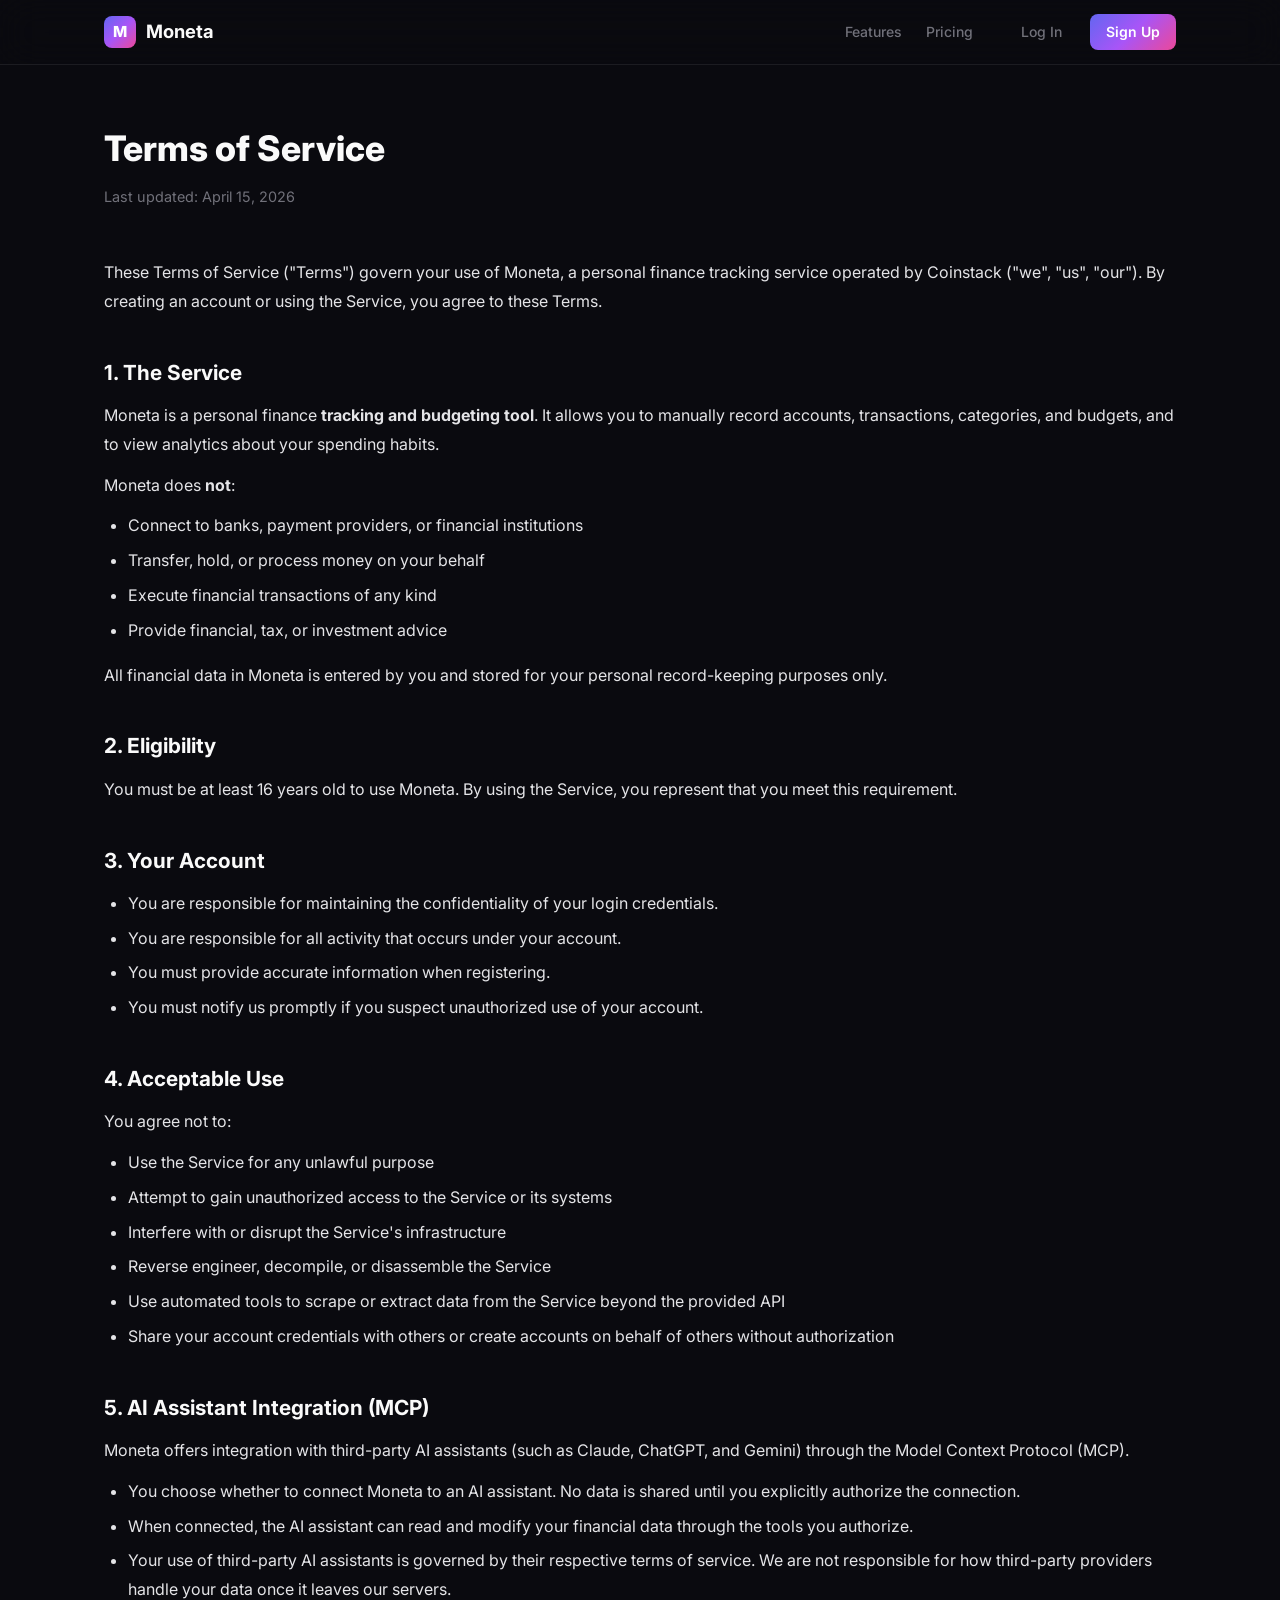
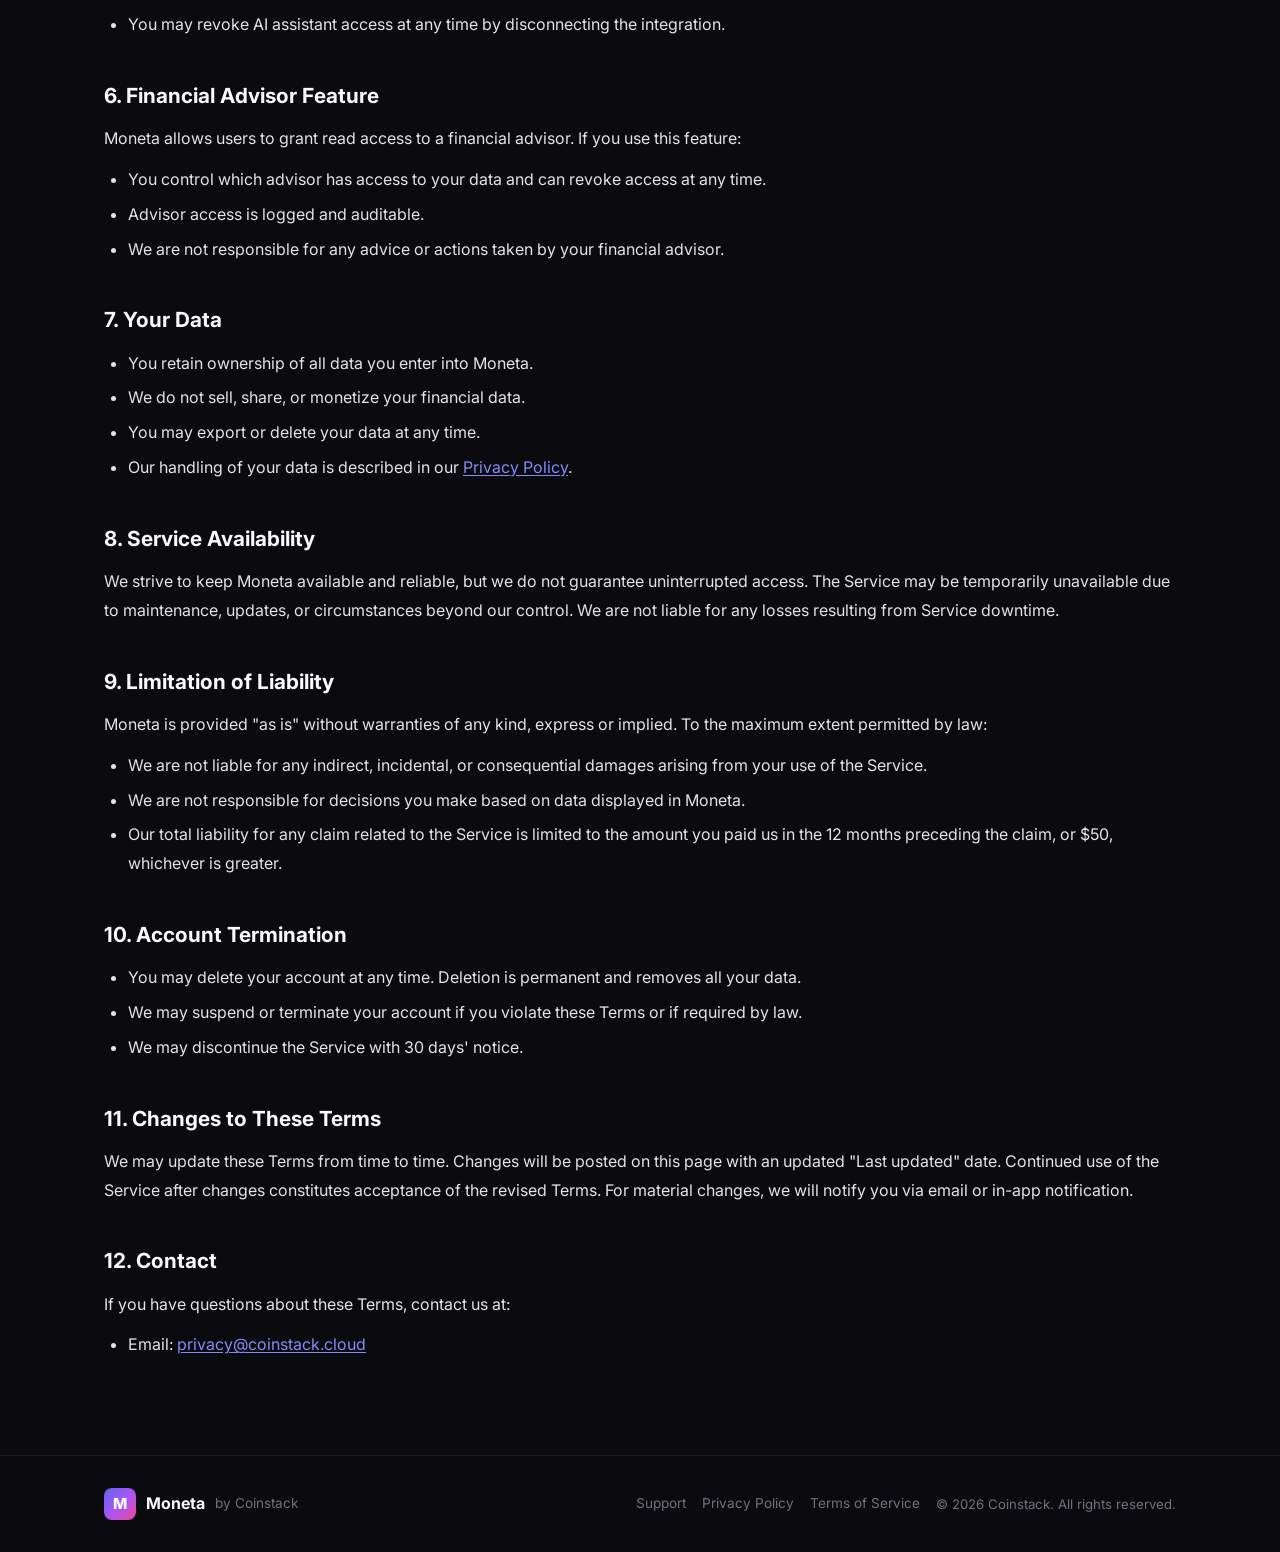
<file: terms.html>
<!DOCTYPE html>
<html lang="en">
<head>
  <meta charset="UTF-8" />
  <meta name="viewport" content="width=device-width, initial-scale=1.0" />
  <title>Terms of Service — Moneta by Coinstack</title>
  <meta name="description" content="Terms of Service for Moneta by Coinstack — rules and conditions for using the service." />
  <link rel="icon" type="image/png" href="/favicon.png" />
  <link rel="icon" type="image/svg+xml" href="/logo.svg" />
  <link rel="stylesheet" href="style.css" />
  <link rel="preconnect" href="https://fonts.googleapis.com" />
  <link rel="preconnect" href="https://fonts.gstatic.com" crossorigin />
  <link href="https://fonts.googleapis.com/css2?family=Inter:wght@400;500;600;700;800&display=swap" rel="stylesheet" />
  <style>
    .legal {
      padding: 120px 0 80px;
    }
    .legal h1 {
      font-size: 2.2rem;
      font-weight: 800;
      color: var(--text-bright);
      margin-bottom: 8px;
    }
    .legal .legal__updated {
      color: var(--text-dim);
      font-size: 0.9rem;
      margin-bottom: 48px;
    }
    .legal h2 {
      font-size: 1.3rem;
      font-weight: 700;
      color: var(--text-bright);
      margin-top: 40px;
      margin-bottom: 12px;
    }
    .legal h3 {
      font-size: 1.05rem;
      font-weight: 600;
      color: var(--text-bright);
      margin-top: 24px;
      margin-bottom: 8px;
    }
    .legal p,
    .legal li {
      color: var(--text);
      line-height: 1.8;
      margin-bottom: 12px;
    }
    .legal ul {
      padding-left: 24px;
      margin-bottom: 16px;
    }
    .legal li {
      margin-bottom: 6px;
    }
    .legal a {
      color: var(--accent-light);
      text-decoration: underline;
      text-underline-offset: 2px;
    }
    .legal a:hover {
      color: var(--accent);
    }
  </style>
</head>
<body>
  <!-- Nav -->
  <nav class="nav">
    <div class="nav__inner container">
      <a href="/" class="nav__logo">
        <span class="nav__logo-icon">M</span>
        <span>Moneta</span>
      </a>
      <div class="nav__right">
        <div class="nav__links">
          <a href="/#features" class="nav__link">Features</a>
          <a href="/#pricing" class="nav__link">Pricing</a>
        </div>
        <div class="nav__actions">
          <a href="https://app.coinstack.cloud/login" class="nav__btn nav__btn--login">Log In</a>
          <a href="https://app.coinstack.cloud/register" class="nav__btn nav__btn--register">Sign Up</a>
        </div>
      </div>
    </div>
  </nav>

  <main class="legal">
    <div class="container">
      <h1>Terms of Service</h1>
      <p class="legal__updated">Last updated: April 15, 2026</p>

      <p>These Terms of Service ("Terms") govern your use of Moneta, a personal finance tracking service operated by Coinstack ("we", "us", "our"). By creating an account or using the Service, you agree to these Terms.</p>

      <h2>1. The Service</h2>
      <p>Moneta is a personal finance <strong>tracking and budgeting tool</strong>. It allows you to manually record accounts, transactions, categories, and budgets, and to view analytics about your spending habits.</p>
      <p>Moneta does <strong>not</strong>:</p>
      <ul>
        <li>Connect to banks, payment providers, or financial institutions</li>
        <li>Transfer, hold, or process money on your behalf</li>
        <li>Execute financial transactions of any kind</li>
        <li>Provide financial, tax, or investment advice</li>
      </ul>
      <p>All financial data in Moneta is entered by you and stored for your personal record-keeping purposes only.</p>

      <h2>2. Eligibility</h2>
      <p>You must be at least 16 years old to use Moneta. By using the Service, you represent that you meet this requirement.</p>

      <h2>3. Your Account</h2>
      <ul>
        <li>You are responsible for maintaining the confidentiality of your login credentials.</li>
        <li>You are responsible for all activity that occurs under your account.</li>
        <li>You must provide accurate information when registering.</li>
        <li>You must notify us promptly if you suspect unauthorized use of your account.</li>
      </ul>

      <h2>4. Acceptable Use</h2>
      <p>You agree not to:</p>
      <ul>
        <li>Use the Service for any unlawful purpose</li>
        <li>Attempt to gain unauthorized access to the Service or its systems</li>
        <li>Interfere with or disrupt the Service's infrastructure</li>
        <li>Reverse engineer, decompile, or disassemble the Service</li>
        <li>Use automated tools to scrape or extract data from the Service beyond the provided API</li>
        <li>Share your account credentials with others or create accounts on behalf of others without authorization</li>
      </ul>

      <h2>5. AI Assistant Integration (MCP)</h2>
      <p>Moneta offers integration with third-party AI assistants (such as Claude, ChatGPT, and Gemini) through the Model Context Protocol (MCP).</p>
      <ul>
        <li>You choose whether to connect Moneta to an AI assistant. No data is shared until you explicitly authorize the connection.</li>
        <li>When connected, the AI assistant can read and modify your financial data through the tools you authorize.</li>
        <li>Your use of third-party AI assistants is governed by their respective terms of service. We are not responsible for how third-party providers handle your data once it leaves our servers.</li>
        <li>You may revoke AI assistant access at any time by disconnecting the integration.</li>
      </ul>

      <h2>6. Financial Advisor Feature</h2>
      <p>Moneta allows users to grant read access to a financial advisor. If you use this feature:</p>
      <ul>
        <li>You control which advisor has access to your data and can revoke access at any time.</li>
        <li>Advisor access is logged and auditable.</li>
        <li>We are not responsible for any advice or actions taken by your financial advisor.</li>
      </ul>

      <h2>7. Your Data</h2>
      <ul>
        <li>You retain ownership of all data you enter into Moneta.</li>
        <li>We do not sell, share, or monetize your financial data.</li>
        <li>You may export or delete your data at any time.</li>
        <li>Our handling of your data is described in our <a href="/privacy.html">Privacy Policy</a>.</li>
      </ul>

      <h2>8. Service Availability</h2>
      <p>We strive to keep Moneta available and reliable, but we do not guarantee uninterrupted access. The Service may be temporarily unavailable due to maintenance, updates, or circumstances beyond our control. We are not liable for any losses resulting from Service downtime.</p>

      <h2>9. Limitation of Liability</h2>
      <p>Moneta is provided "as is" without warranties of any kind, express or implied. To the maximum extent permitted by law:</p>
      <ul>
        <li>We are not liable for any indirect, incidental, or consequential damages arising from your use of the Service.</li>
        <li>We are not responsible for decisions you make based on data displayed in Moneta.</li>
        <li>Our total liability for any claim related to the Service is limited to the amount you paid us in the 12 months preceding the claim, or $50, whichever is greater.</li>
      </ul>

      <h2>10. Account Termination</h2>
      <ul>
        <li>You may delete your account at any time. Deletion is permanent and removes all your data.</li>
        <li>We may suspend or terminate your account if you violate these Terms or if required by law.</li>
        <li>We may discontinue the Service with 30 days' notice.</li>
      </ul>

      <h2>11. Changes to These Terms</h2>
      <p>We may update these Terms from time to time. Changes will be posted on this page with an updated "Last updated" date. Continued use of the Service after changes constitutes acceptance of the revised Terms. For material changes, we will notify you via email or in-app notification.</p>

      <h2>12. Contact</h2>
      <p>If you have questions about these Terms, contact us at:</p>
      <ul>
        <li>Email: <a href="mailto:privacy@coinstack.cloud">privacy@coinstack.cloud</a></li>
      </ul>
    </div>
  </main>

  <!-- Footer -->
  <footer class="footer">
    <div class="container footer__inner">
      <div class="footer__left">
        <span class="nav__logo-icon">M</span>
        <span>Moneta</span>
        <span class="footer__by">by Coinstack</span>
      </div>
      <div class="footer__right">
        <a href="mailto:support@coinstack.cloud" class="footer__link">Support</a>
        <a href="/privacy.html" class="footer__link">Privacy Policy</a>
        <a href="/terms.html" class="footer__link">Terms of Service</a>
        <span class="footer__copy">&copy; 2026 Coinstack. All rights reserved.</span>
      </div>
    </div>
  </footer>
</body>
</html>
</file>
<file: style.css>
/* ===== Reset & Base ===== */
*,
*::before,
*::after {
  margin: 0;
  padding: 0;
  box-sizing: border-box;
}

:root {
  --bg: #0a0a0f;
  --bg-card: rgba(255, 255, 255, 0.04);
  --bg-card-hover: rgba(255, 255, 255, 0.07);
  --border: rgba(255, 255, 255, 0.08);
  --text: #e4e4e7;
  --text-dim: #71717a;
  --text-bright: #fafafa;
  --accent: #6366f1;
  --accent-light: #818cf8;
  --gradient: linear-gradient(135deg, #6366f1, #a855f7, #ec4899);
  --gradient-subtle: linear-gradient(135deg, rgba(99,102,241,0.15), rgba(168,85,247,0.15));
  --radius: 12px;
  --radius-sm: 8px;
  --font: 'Inter', -apple-system, BlinkMacSystemFont, sans-serif;
}

html {
  scroll-behavior: smooth;
  -webkit-font-smoothing: antialiased;
}

body {
  font-family: var(--font);
  background: var(--bg);
  color: var(--text);
  line-height: 1.6;
  overflow-x: hidden;
}

a {
  color: inherit;
  text-decoration: none;
}

.container {
  max-width: 1120px;
  margin: 0 auto;
  padding: 0 24px;
}

/* ===== Nav ===== */
.nav {
  position: fixed;
  top: 0;
  left: 0;
  right: 0;
  z-index: 100;
  background: rgba(10, 10, 15, 0.8);
  backdrop-filter: blur(20px);
  border-bottom: 1px solid var(--border);
}

.nav__inner {
  display: flex;
  align-items: center;
  justify-content: space-between;
  height: 64px;
}

.nav__logo {
  display: flex;
  align-items: center;
  gap: 10px;
  font-weight: 700;
  font-size: 1.15rem;
  color: var(--text-bright);
}

.nav__logo-icon {
  display: inline-flex;
  align-items: center;
  justify-content: center;
  width: 32px;
  height: 32px;
  background: var(--gradient);
  border-radius: 8px;
  font-weight: 800;
  font-size: 0.95rem;
  color: #fff;
}

.nav__right {
  display: flex;
  align-items: center;
  gap: 32px;
}

.nav__links {
  display: flex;
  align-items: center;
  gap: 24px;
}

.nav__actions {
  display: flex;
  align-items: center;
  gap: 12px;
}

.nav__link {
  font-size: 0.875rem;
  font-weight: 500;
  color: var(--text-dim);
  transition: color 0.2s;
}

.nav__link:hover {
  color: var(--text-bright);
}

.lang-toggle {
  display: inline-flex;
  align-items: center;
  justify-content: center;
  background: var(--bg-card);
  border: 1px solid var(--border);
  border-radius: var(--radius-sm);
  padding: 6px 12px;
  color: var(--text);
  font-size: 0.8rem;
  font-weight: 600;
  font-family: var(--font);
  cursor: pointer;
  transition: background 0.2s, border-color 0.2s;
}

.lang-toggle:hover {
  background: var(--bg-card-hover);
  border-color: var(--accent);
}

.nav__btn {
  font-size: 0.875rem;
  font-weight: 500;
  padding: 7px 16px;
  border-radius: var(--radius-sm);
  transition: all 0.2s;
}

.nav__btn--login {
  color: var(--text-dim);
}

.nav__btn--login:hover {
  color: var(--text-bright);
}

.nav__btn--register {
  background: var(--gradient);
  color: #fff;
  font-weight: 600;
}

.nav__btn--register:hover {
  opacity: 0.9;
  transform: translateY(-1px);
}

/* ===== Hero ===== */
.hero {
  position: relative;
  padding: 150px 0 80px;
  text-align: center;
  overflow: hidden;
}

.hero__bg {
  position: absolute;
  inset: 0;
  background:
    radial-gradient(ellipse 60% 50% at 50% 0%, rgba(99,102,241,0.15), transparent),
    radial-gradient(ellipse 40% 40% at 70% 10%, rgba(168,85,247,0.1), transparent),
    radial-gradient(ellipse 40% 40% at 30% 10%, rgba(236,72,153,0.08), transparent);
  pointer-events: none;
}

.hero__inner {
  position: relative;
}

.hero__badge {
  display: inline-block;
  padding: 6px 16px;
  background: var(--gradient-subtle);
  border: 1px solid rgba(99,102,241,0.25);
  border-radius: 999px;
  font-size: 0.8rem;
  font-weight: 600;
  color: var(--accent-light);
  margin-bottom: 24px;
}

.hero__title {
  font-size: clamp(2.5rem, 6vw, 4rem);
  font-weight: 800;
  line-height: 1.1;
  color: var(--text-bright);
  margin-bottom: 20px;
  letter-spacing: -0.02em;
}

.hero__title--gradient {
  background: var(--gradient);
  -webkit-background-clip: text;
  background-clip: text;
  -webkit-text-fill-color: transparent;
}

.hero__subtitle {
  max-width: 600px;
  margin: 0 auto 36px;
  font-size: 1.1rem;
  color: var(--text-dim);
  line-height: 1.7;
}

.hero__cta {
  display: flex;
  gap: 12px;
  justify-content: center;
  flex-wrap: wrap;
}

/* Buttons */
.btn {
  display: inline-flex;
  align-items: center;
  padding: 12px 28px;
  border-radius: var(--radius);
  font-size: 0.925rem;
  font-weight: 600;
  transition: all 0.2s;
  cursor: pointer;
}

.btn--primary {
  background: var(--gradient);
  color: #fff;
  border: none;
}

.btn--primary:hover {
  opacity: 0.9;
  transform: translateY(-1px);
  box-shadow: 0 8px 30px rgba(99,102,241,0.3);
}

.btn--outline {
  background: transparent;
  color: var(--text);
  border: 1px solid var(--border);
}

.btn--outline:hover {
  border-color: var(--accent);
  color: var(--text-bright);
  background: rgba(99,102,241,0.05);
}

/* ===== Section commons ===== */
.section__title {
  font-size: clamp(1.75rem, 4vw, 2.5rem);
  font-weight: 800;
  color: var(--text-bright);
  text-align: center;
  margin-bottom: 12px;
  letter-spacing: -0.02em;
}

.section__subtitle {
  text-align: center;
  color: var(--text-dim);
  max-width: 520px;
  margin: 0 auto 48px;
  font-size: 1.05rem;
}

/* ===== Screenshots / Mockups ===== */
.screenshots {
  padding: 80px 0 100px;
}

.screenshots__carousel {
  display: grid;
  grid-template-columns: repeat(3, 1fr);
  gap: 20px;
}

.mockup {
  background: rgba(0,0,0,0.5);
  border: 1px solid var(--border);
  border-radius: var(--radius);
  overflow: hidden;
  transition: border-color 0.3s, transform 0.3s;
}

.mockup:hover {
  border-color: rgba(99,102,241,0.25);
  transform: translateY(-4px);
}

.mockup__header {
  display: flex;
  align-items: center;
  gap: 8px;
  padding: 10px 14px;
  background: rgba(255,255,255,0.03);
  border-bottom: 1px solid var(--border);
}

.mockup__dots {
  display: flex;
  gap: 5px;
}

.mockup__dots span {
  width: 8px;
  height: 8px;
  border-radius: 50%;
}

.mockup__dots span:nth-child(1) { background: #ef4444; }
.mockup__dots span:nth-child(2) { background: #eab308; }
.mockup__dots span:nth-child(3) { background: #22c55e; }

.mockup__tab {
  margin-left: auto;
  font-size: 0.7rem;
  font-weight: 500;
  color: var(--text-dim);
}

.mockup__body {
  padding: 16px;
}

.mockup__topbar {
  display: flex;
  align-items: center;
  justify-content: space-between;
  margin-bottom: 14px;
}

.mockup__greeting {
  font-size: 0.8rem;
  font-weight: 600;
  color: var(--text-bright);
}

.mockup__date,
.mockup__filter-pill {
  font-size: 0.65rem;
  color: var(--text-dim);
  background: rgba(255,255,255,0.05);
  padding: 3px 8px;
  border-radius: 4px;
}

/* Dashboard stat cards */
.mockup__cards {
  display: grid;
  grid-template-columns: 1fr 1fr 1fr;
  gap: 8px;
  margin-bottom: 14px;
}

.mockup__stat-card {
  background: rgba(255,255,255,0.04);
  border: 1px solid var(--border);
  border-radius: 8px;
  padding: 10px;
  display: flex;
  flex-direction: column;
  gap: 2px;
}

.mockup__stat-card--balance {
  grid-column: 1 / -1;
  background: var(--gradient-subtle);
  border-color: rgba(99,102,241,0.2);
}

.mockup__stat-label {
  font-size: 0.6rem;
  color: var(--text-dim);
  text-transform: uppercase;
  letter-spacing: 0.04em;
}

.mockup__stat-value {
  font-size: 0.95rem;
  font-weight: 700;
  color: var(--text-bright);
}

.mockup__stat-value small {
  font-size: 0.6rem;
  font-weight: 500;
  color: var(--text-dim);
}

.mockup__stat-value--green { color: #4ade80; }
.mockup__stat-value--red { color: #f87171; }

.mockup__stat-change {
  font-size: 0.6rem;
  font-weight: 600;
}

.mockup__stat-change--up { color: #4ade80; }

/* Chart bars */
.mockup__chart-section {
  background: rgba(255,255,255,0.03);
  border-radius: 8px;
  padding: 12px;
}

.mockup__chart-title {
  font-size: 0.65rem;
  font-weight: 600;
  color: var(--text-dim);
  display: block;
  margin-bottom: 10px;
}

.mockup__bars {
  display: flex;
  align-items: flex-end;
  justify-content: space-between;
  height: 80px;
  gap: 6px;
}

.mockup__bar-group {
  flex: 1;
  display: flex;
  flex-direction: column;
  align-items: center;
  gap: 4px;
  height: 100%;
  justify-content: flex-end;
}

.mockup__bar-group span {
  font-size: 0.55rem;
  color: var(--text-dim);
}

.mockup__bar {
  width: 100%;
  max-width: 28px;
  background: var(--gradient);
  border-radius: 3px 3px 0 0;
  opacity: 0.8;
}

.mockup__bar--active {
  opacity: 1;
  box-shadow: 0 0 12px rgba(99,102,241,0.4);
}

.mockup__bar--dim {
  opacity: 0.3;
}

/* Analytics donut */
.mockup__donut-section {
  display: flex;
  gap: 16px;
  align-items: center;
}

.mockup__donut {
  position: relative;
  width: 110px;
  min-width: 110px;
  height: 110px;
}

.mockup__donut svg {
  width: 100%;
  height: 100%;
  transform: rotate(-90deg);
}

.mockup__donut-center {
  position: absolute;
  inset: 0;
  display: flex;
  align-items: center;
  justify-content: center;
  flex-direction: column;
  font-size: 0.8rem;
  font-weight: 700;
  color: var(--text-bright);
  text-align: center;
  line-height: 1.2;
}

.mockup__donut-center small {
  font-size: 0.55rem;
  font-weight: 500;
  color: var(--text-dim);
}

.mockup__legend {
  flex: 1;
  display: flex;
  flex-direction: column;
  gap: 6px;
}

.mockup__legend-item {
  display: flex;
  align-items: center;
  gap: 6px;
  font-size: 0.65rem;
  color: var(--text);
}

.mockup__legend-dot {
  width: 6px;
  height: 6px;
  border-radius: 50%;
  flex-shrink: 0;
}

.mockup__legend-val {
  margin-left: auto;
  color: var(--text-dim);
  font-variant-numeric: tabular-nums;
}

/* Transactions list */
.mockup__tx-list {
  display: flex;
  flex-direction: column;
  gap: 2px;
}

.mockup__tx {
  display: flex;
  align-items: center;
  gap: 10px;
  padding: 8px 10px;
  border-radius: 6px;
  transition: background 0.15s;
}

.mockup__tx:hover {
  background: rgba(255,255,255,0.03);
}

.mockup__tx-icon {
  width: 28px;
  height: 28px;
  border-radius: 6px;
  display: flex;
  align-items: center;
  justify-content: center;
  font-size: 0.75rem;
  font-weight: 700;
  flex-shrink: 0;
}

.mockup__tx-icon--green { background: rgba(34,197,94,0.12); color: #4ade80; }
.mockup__tx-icon--red { background: rgba(239,68,68,0.12); color: #f87171; }
.mockup__tx-icon--blue { background: rgba(59,130,246,0.12); color: #60a5fa; }

.mockup__tx-info {
  flex: 1;
  display: flex;
  flex-direction: column;
  min-width: 0;
}

.mockup__tx-name {
  font-size: 0.75rem;
  font-weight: 600;
  color: var(--text-bright);
}

.mockup__tx-cat {
  font-size: 0.6rem;
  color: var(--text-dim);
}

.mockup__tx-amount {
  font-size: 0.75rem;
  font-weight: 600;
  color: var(--text);
  white-space: nowrap;
  font-variant-numeric: tabular-nums;
}

.mockup__tx-amount--green { color: #4ade80; }
.mockup__tx-amount--red { color: #f87171; }

/* ===== Features ===== */
.features {
  padding: 100px 0;
}

.features__grid {
  display: grid;
  grid-template-columns: repeat(3, 1fr);
  gap: 20px;
}

.card {
  background: var(--bg-card);
  border: 1px solid var(--border);
  border-radius: var(--radius);
  padding: 32px 28px;
  transition: background 0.25s, border-color 0.25s, transform 0.25s;
}

.card:hover {
  background: var(--bg-card-hover);
  border-color: rgba(99,102,241,0.2);
  transform: translateY(-2px);
}

.card__icon {
  display: inline-flex;
  align-items: center;
  justify-content: center;
  width: 44px;
  height: 44px;
  background: var(--gradient-subtle);
  border: 1px solid rgba(99,102,241,0.2);
  border-radius: 10px;
  color: var(--accent-light);
  margin-bottom: 16px;
}

.card__title {
  font-size: 1.05rem;
  font-weight: 700;
  color: var(--text-bright);
  margin-bottom: 8px;
}

.card__text {
  font-size: 0.9rem;
  color: var(--text-dim);
  line-height: 1.6;
}

/* ===== Pricing ===== */
.pricing {
  padding: 100px 0;
}

.pricing__grid {
  display: grid;
  grid-template-columns: 1fr 1fr;
  gap: 24px;
  max-width: 720px;
  margin: 0 auto;
}

.pricing__card {
  background: var(--bg-card);
  border: 1px solid var(--border);
  border-radius: 16px;
  padding: 36px 32px;
  display: flex;
  flex-direction: column;
  position: relative;
}

.pricing__card--pro {
  background: rgba(99,102,241,0.06);
  border-color: rgba(99,102,241,0.25);
}

.pricing__popular {
  position: absolute;
  top: -12px;
  left: 50%;
  transform: translateX(-50%);
  background: var(--gradient);
  color: #fff;
  font-size: 0.7rem;
  font-weight: 700;
  padding: 4px 16px;
  border-radius: 999px;
  white-space: nowrap;
}

.pricing__card-header {
  margin-bottom: 28px;
}

.pricing__plan {
  font-size: 1.1rem;
  font-weight: 700;
  color: var(--text-bright);
  margin-bottom: 8px;
}

.pricing__price {
  display: flex;
  align-items: baseline;
  gap: 4px;
}

.pricing__amount {
  font-size: 2.5rem;
  font-weight: 800;
  color: var(--text-bright);
  letter-spacing: -0.02em;
}

.pricing__period {
  font-size: 0.9rem;
  color: var(--text-dim);
}

.pricing__price-alt {
  font-size: 0.8rem;
  color: var(--accent-light);
  margin-top: 4px;
}

.pricing__desc {
  font-size: 0.85rem;
  color: var(--text-dim);
  margin-top: 8px;
}

.pricing__features {
  list-style: none;
  flex: 1;
  margin-bottom: 28px;
}

.pricing__features li {
  padding: 6px 0;
  font-size: 0.875rem;
  color: var(--text);
  display: flex;
  align-items: center;
  gap: 8px;
}

.pricing__features li::before {
  content: '';
  width: 16px;
  height: 16px;
  border-radius: 50%;
  background: rgba(34,197,94,0.15);
  flex-shrink: 0;
  background-image: url("data:image/svg+xml,%3Csvg xmlns='http://www.w3.org/2000/svg' width='10' height='10' viewBox='0 0 24 24' fill='none' stroke='%234ade80' stroke-width='3' stroke-linecap='round' stroke-linejoin='round'%3E%3Cpolyline points='20 6 9 17 4 12'/%3E%3C/svg%3E");
  background-repeat: no-repeat;
  background-position: center;
}

.pricing__features--disabled {
  color: var(--text-dim) !important;
  opacity: 0.5;
}

.pricing__features--disabled::before {
  background: rgba(255,255,255,0.05) !important;
  background-image: url("data:image/svg+xml,%3Csvg xmlns='http://www.w3.org/2000/svg' width='10' height='10' viewBox='0 0 24 24' fill='none' stroke='%2371717a' stroke-width='3' stroke-linecap='round' stroke-linejoin='round'%3E%3Cline x1='18' y1='6' x2='6' y2='18'/%3E%3Cline x1='6' y1='6' x2='18' y2='18'/%3E%3C/svg%3E") !important;
  background-repeat: no-repeat !important;
  background-position: center !important;
}

.pricing__btn {
  text-align: center;
  justify-content: center;
  width: 100%;
}

/* ===== CTA ===== */
.cta {
  padding: 100px 0;
}

.cta__inner {
  text-align: center;
  padding: 64px 40px;
  background: var(--bg-card);
  border: 1px solid var(--border);
  border-radius: 20px;
  position: relative;
  overflow: hidden;
}

.cta__inner::before {
  content: '';
  position: absolute;
  inset: 0;
  background:
    radial-gradient(ellipse 50% 80% at 50% 120%, rgba(99,102,241,0.12), transparent);
  pointer-events: none;
}

.cta__title {
  font-size: clamp(1.75rem, 4vw, 2.25rem);
  font-weight: 800;
  color: var(--text-bright);
  margin-bottom: 12px;
  position: relative;
}

.cta__text {
  color: var(--text-dim);
  margin-bottom: 32px;
  font-size: 1.05rem;
  position: relative;
}

/* ===== Footer ===== */
.footer {
  padding: 32px 0;
  border-top: 1px solid var(--border);
}

.footer__inner {
  display: flex;
  align-items: center;
  justify-content: space-between;
}

.footer__left {
  display: flex;
  align-items: center;
  gap: 10px;
  font-weight: 700;
  color: var(--text-bright);
}

.footer__by {
  font-weight: 400;
  font-size: 0.85rem;
  color: var(--text-dim);
}

.footer__right {
  display: flex;
  align-items: center;
  gap: 16px;
}

.footer__link {
  font-size: 0.85rem;
  color: var(--text-dim);
  transition: color 0.2s;
}

.footer__link:hover {
  color: var(--accent-light);
}

.footer__copy {
  font-size: 0.825rem;
  color: var(--text-dim);
}

/* ===== Responsive ===== */
@media (max-width: 768px) {
  .features__grid {
    grid-template-columns: 1fr;
  }

  .screenshots__carousel {
    grid-template-columns: 1fr;
    gap: 16px;
  }

  .pricing__grid {
    grid-template-columns: 1fr;
  }

  .nav__links {
    display: none;
  }

  .nav__btn {
    font-size: 0.8rem;
    padding: 6px 12px;
  }

  .hero {
    padding: 120px 0 60px;
  }

  .hero__subtitle {
    font-size: 1rem;
  }

  .cta__inner {
    padding: 40px 24px;
  }

  .footer__inner {
    flex-direction: column;
    gap: 12px;
    text-align: center;
  }

  .mockup__donut-section {
    flex-direction: column;
    align-items: flex-start;
  }

  .mockup__donut {
    align-self: center;
  }
}

@media (min-width: 769px) and (max-width: 1024px) {
  .features__grid {
    grid-template-columns: repeat(2, 1fr);
  }

  .screenshots__carousel {
    grid-template-columns: 1fr 1fr;
  }

  .screenshots__carousel .mockup:last-child {
    grid-column: 1 / -1;
    max-width: 50%;
    margin: 0 auto;
  }
}
</file>
